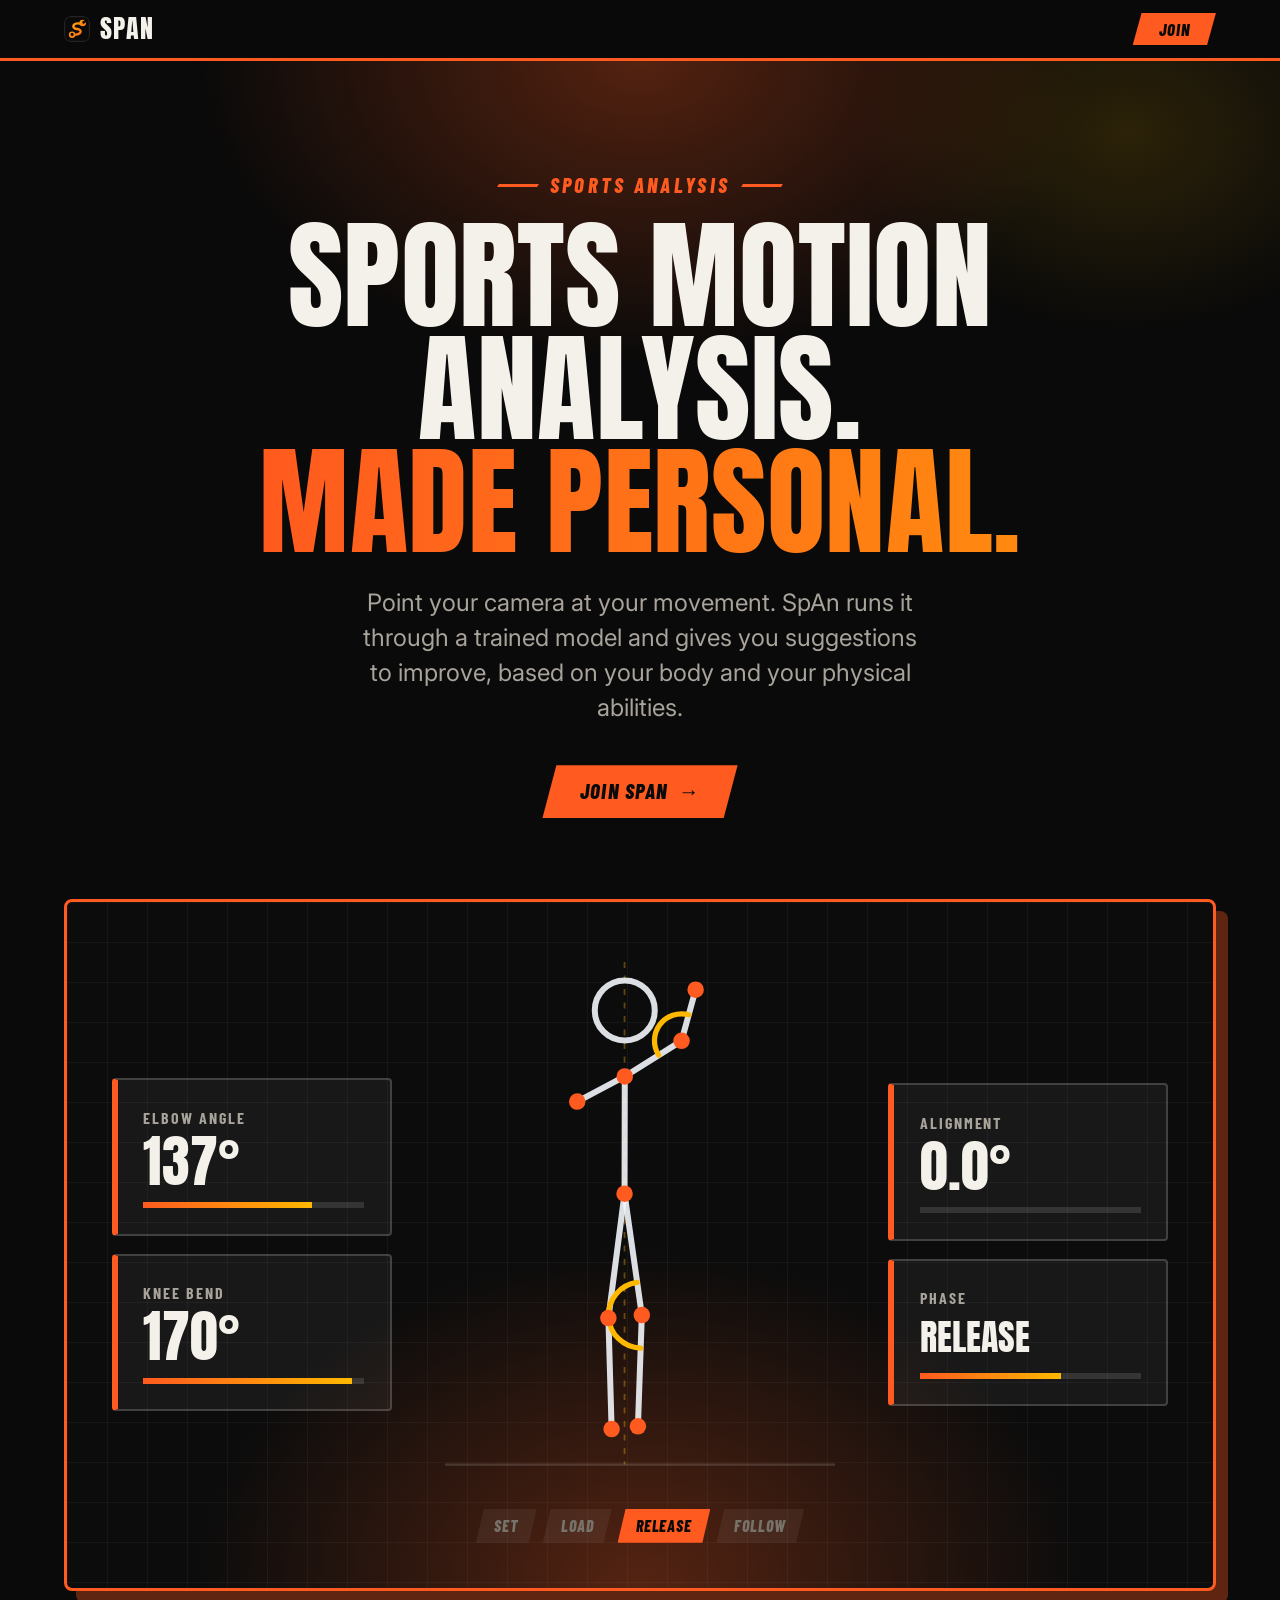
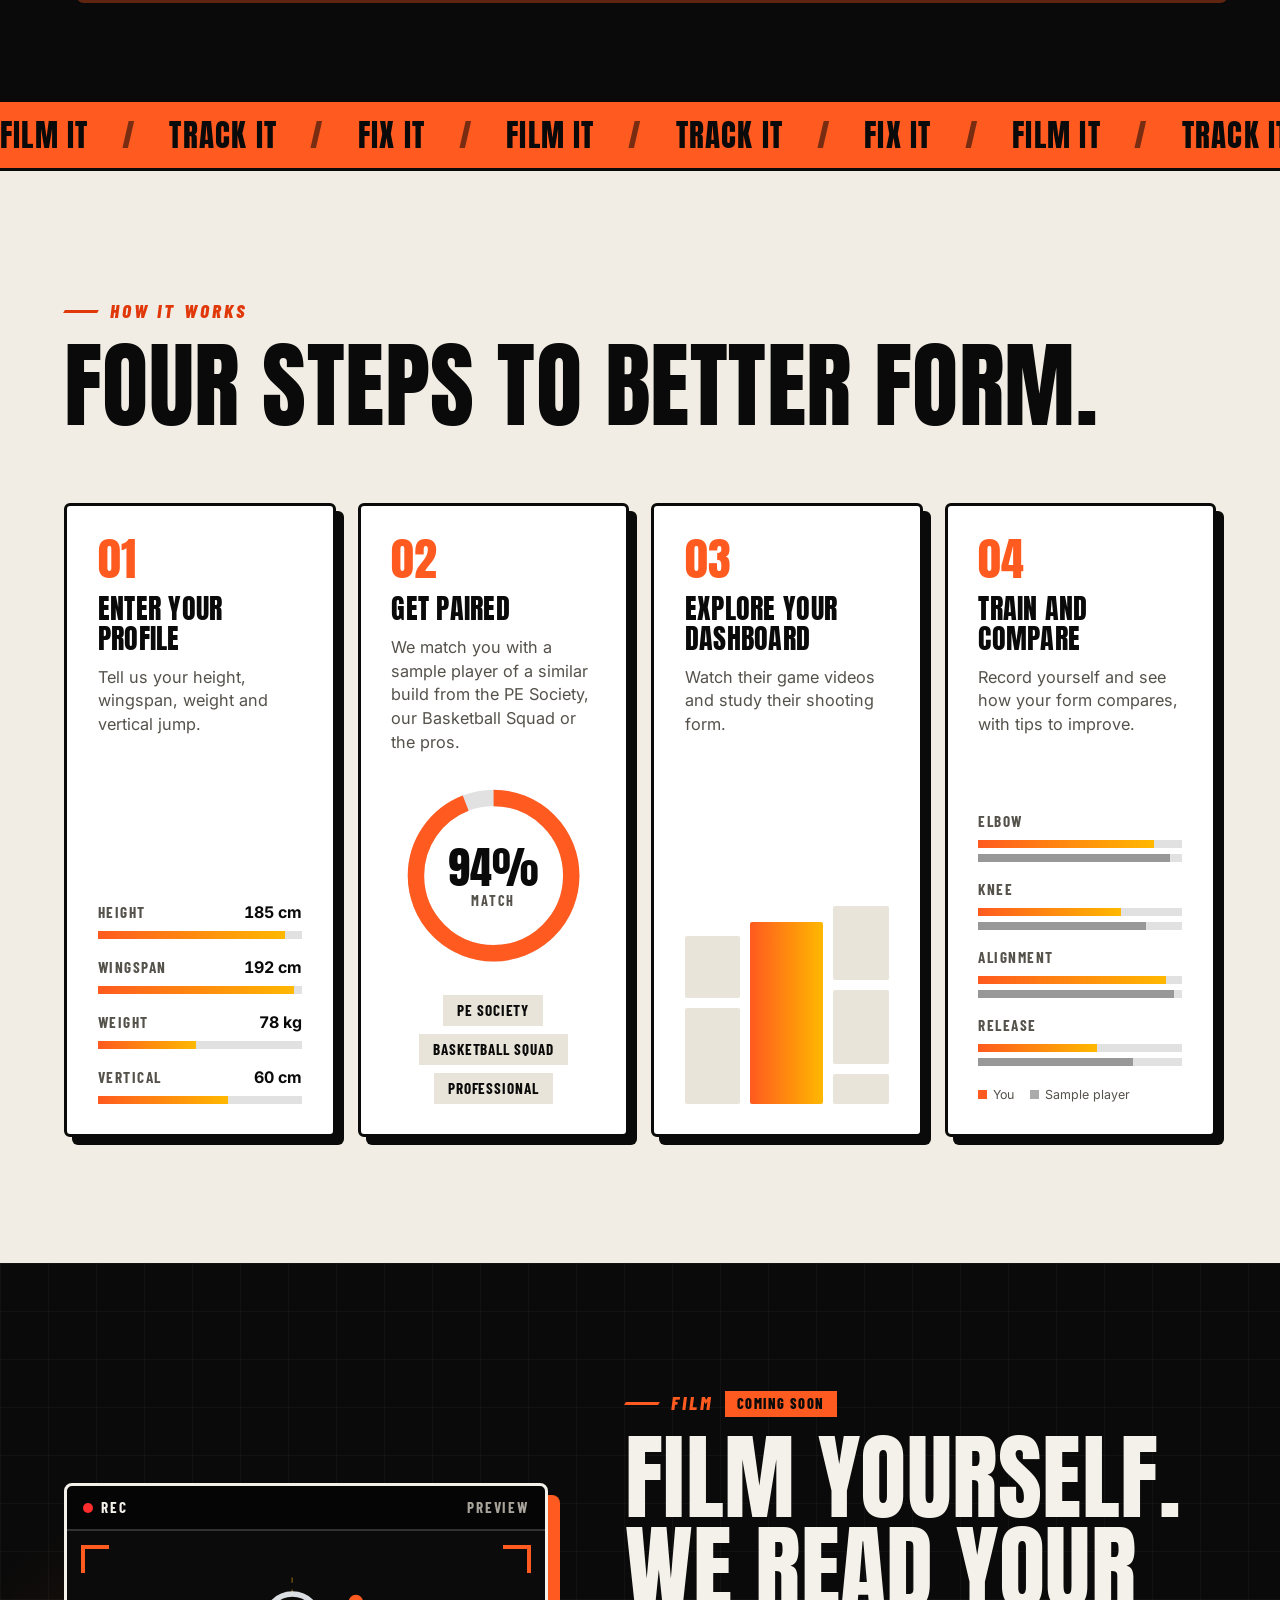
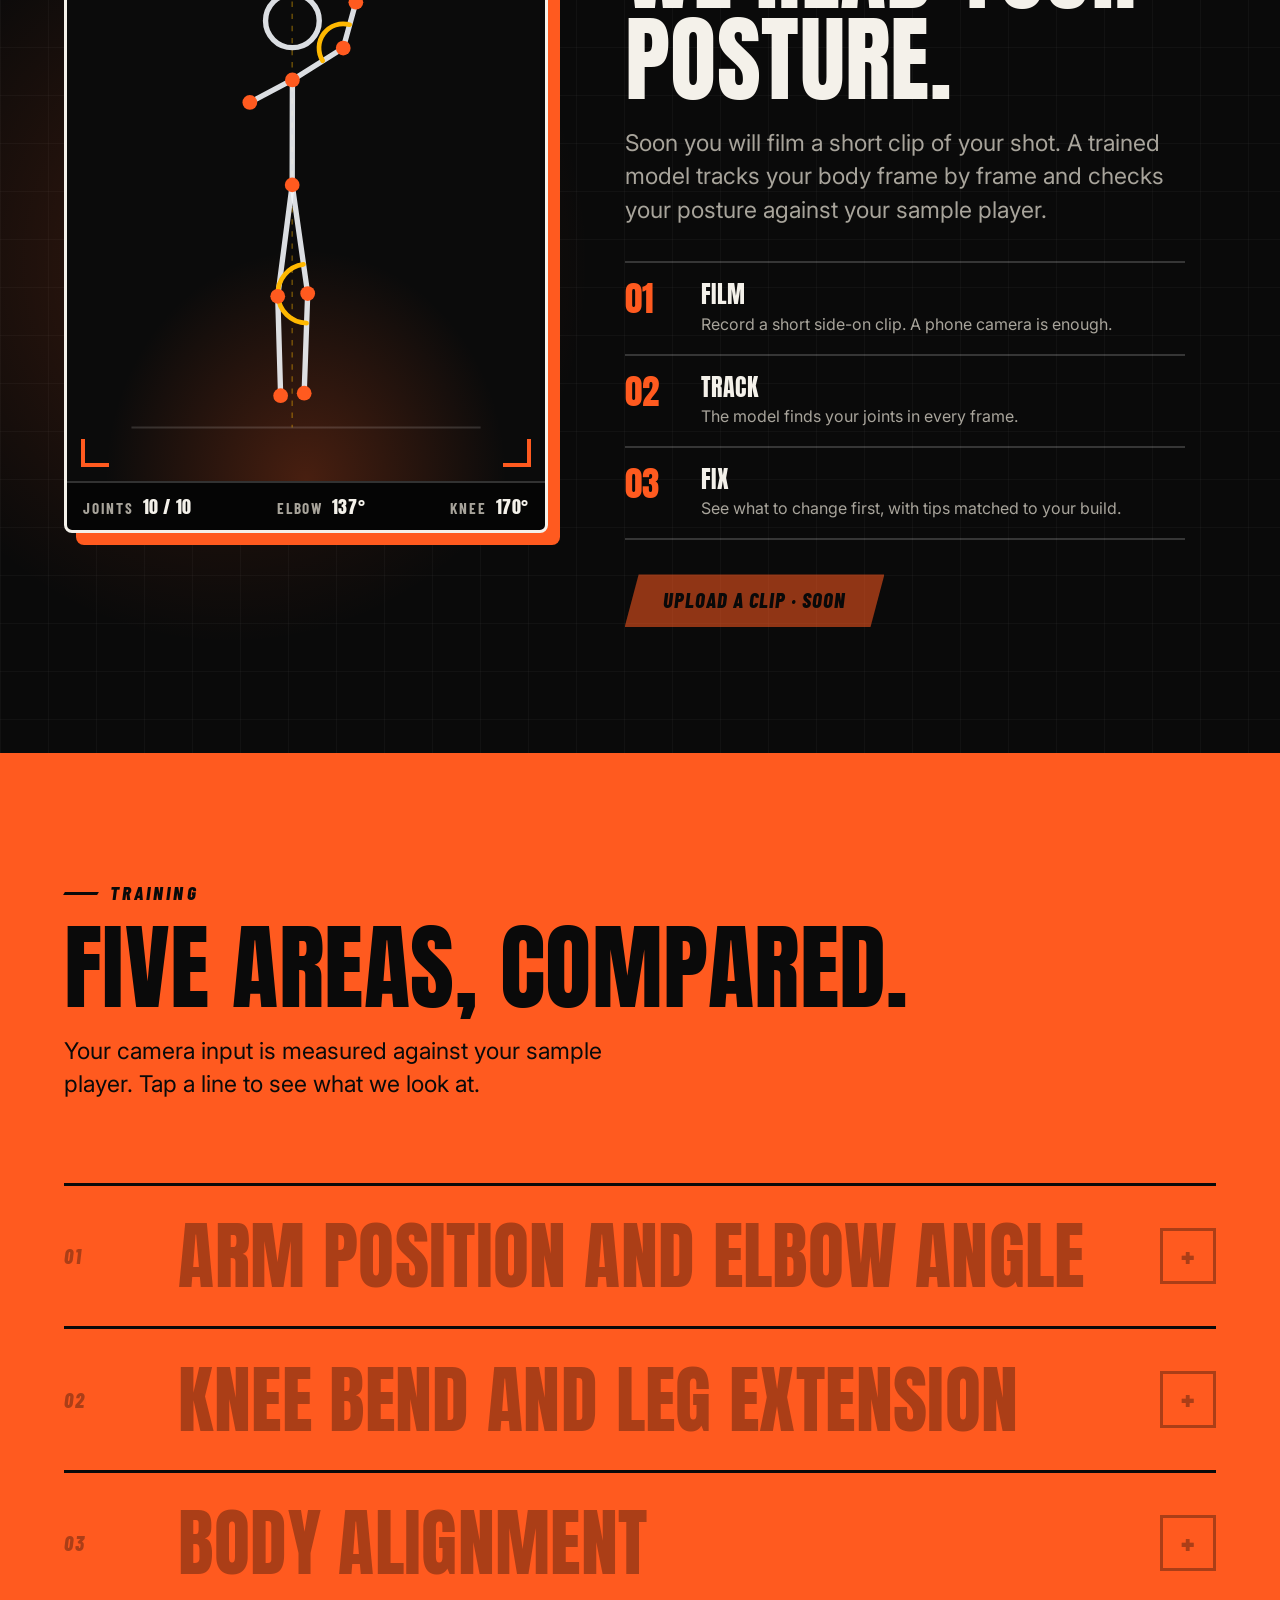
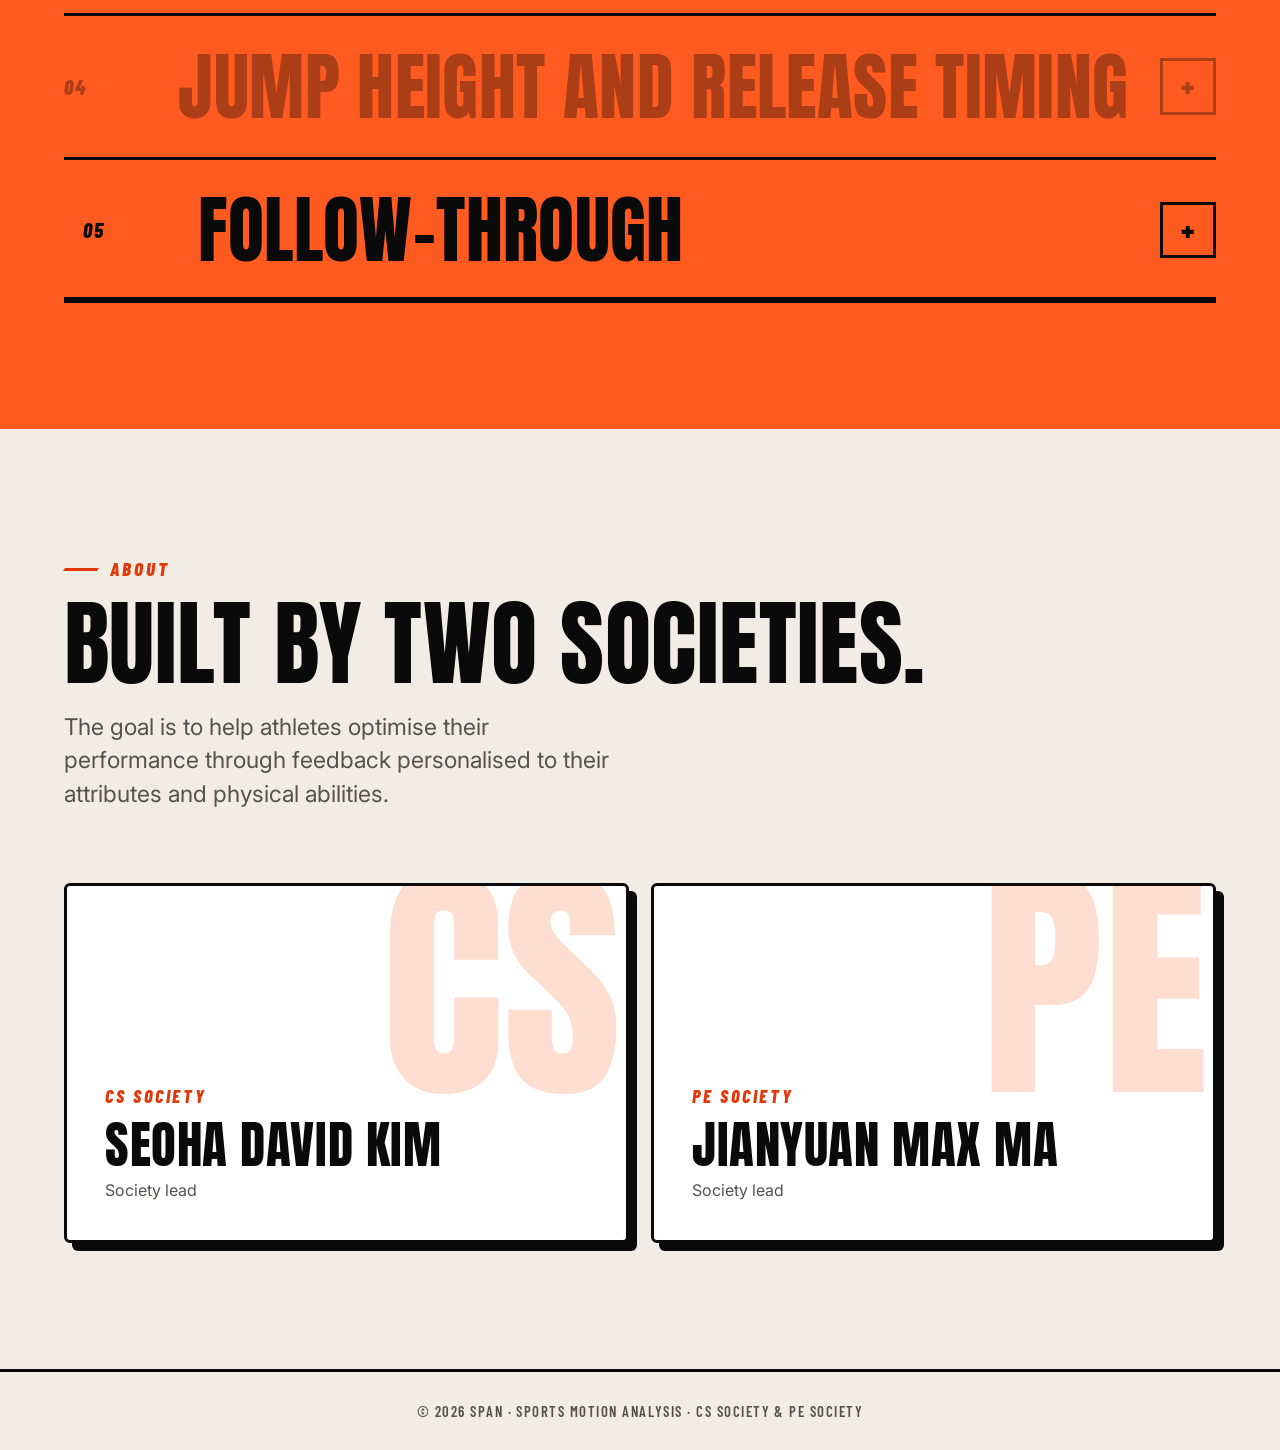
<file: index.html>
<!DOCTYPE html>
<html lang="en">
<head>
  <meta charset="UTF-8">
  <meta name="viewport" content="width=device-width, initial-scale=1">
  <title>SpAn | Sports Motion Analysis</title>
  <meta name="description" content="SpAn (Sports Analysis) uses your camera and a trained model to analyse your movement and give personalised feedback.">
  <meta name="theme-color" content="#0a0a0a">
  <link rel="icon" href="favicon.svg" type="image/svg+xml">
  <link rel="apple-touch-icon" href="favicon.svg">
  <link rel="preconnect" href="https://fonts.googleapis.com">
  <link rel="preconnect" href="https://fonts.gstatic.com" crossorigin>
  <link href="https://fonts.googleapis.com/css2?family=Anton&family=Barlow+Condensed:ital,wght@0,600;0,700;1,700;1,800&family=Caveat:wght@600&family=Inter:wght@400;500;600;700&display=swap" rel="stylesheet">
  <link rel="stylesheet" href="css/base.css">
  <link rel="stylesheet" href="css/launch.css">
</head>
<body class="theme-dark">

  <header class="nav">
    <div class="nav-inner">
      <a class="logo" href="index.html" aria-label="SpAn home">
        <img src="favicon.svg" alt="" width="26" height="26">
        <span>SpAn</span>
      </a>
      <a id="nav-cta" class="btn primary small" href="signup.html">Join</a>
    </div>
  </header>

  <main>

    <!-- HERO -->
    <section class="hero theme-dark">
      <div class="doodles" id="doodles" aria-hidden="true"></div>
      <p class="eyebrow">Sports Analysis</p>
      <h1>Sports motion analysis.<br><span class="grad">Made personal.</span></h1>
      <p class="lead">
        Point your camera at your movement. SpAn runs it through a trained model and
        gives you suggestions to improve, based on your body and your physical abilities.
      </p>
      <a class="btn primary hero-cta" href="signup.html">Join SpAn <span class="arrow" aria-hidden="true">&rarr;</span></a>

      <div class="stage" id="stage" aria-hidden="true">
        <div class="stage-side left">
          <div class="metric"><span>Elbow angle</span><b id="m-elbow">&ndash;</b><div class="meter"><i id="mt-elbow"></i></div></div>
          <div class="metric"><span>Knee bend</span><b id="m-knee">&ndash;</b><div class="meter"><i id="mt-knee"></i></div></div>
        </div>
        <div class="stage-fig">
          <svg id="hero-figure" role="img"></svg>
          <ol class="phases" id="hero-phases">
            <li>Set</li><li>Load</li><li>Release</li><li>Follow</li>
          </ol>
        </div>
        <div class="stage-side right">
          <div class="metric"><span>Alignment</span><b id="m-align">&ndash;</b><div class="meter"><i id="mt-align"></i></div></div>
          <div class="metric"><span>Phase</span><b class="txt" id="m-phase">Set</b><div class="meter"><i id="mt-phase"></i></div></div>
        </div>
      </div>
    </section>

    <!-- TICKER -->
    <div class="ticker" aria-hidden="true">
      <div class="ticker-track">
        <span>Film it</span><span>Track it</span><span>Fix it</span><span>Film it</span><span>Track it</span><span>Fix it</span>
        <span>Film it</span><span>Track it</span><span>Fix it</span><span>Film it</span><span>Track it</span><span>Fix it</span>
      </div>
    </div>

    <!-- HOW IT WORKS -->
    <section class="section theme-light">
      <div class="section-head">
        <p class="kicker reveal">How it works</p>
        <h2 class="reveal">Four steps to better&nbsp;form.</h2>
      </div>

      <div class="bento">
        <article class="tile reveal" data-delay="0">
          <div>
            <span class="step-n">01</span>
            <h3>Enter your profile</h3>
            <p>Tell us your height, wingspan, weight and vertical jump.</p>
          </div>
          <div class="tile-visual mini-stats" aria-hidden="true">
            <div class="ms"><span class="l">Height</span><span class="v"><span data-count="185">0</span> cm</span><span class="bar"><i style="--w:92%"></i></span></div>
            <div class="ms"><span class="l">Wingspan</span><span class="v"><span data-count="192">0</span> cm</span><span class="bar"><i style="--w:96%"></i></span></div>
            <div class="ms"><span class="l">Weight</span><span class="v"><span data-count="78">0</span> kg</span><span class="bar"><i style="--w:48%"></i></span></div>
            <div class="ms"><span class="l">Vertical</span><span class="v"><span data-count="60">0</span> cm</span><span class="bar"><i style="--w:64%"></i></span></div>
          </div>
        </article>

        <article class="tile reveal" data-delay="100">
          <div>
            <span class="step-n">02</span>
            <h3>Get paired</h3>
            <p>We match you with a sample player of a similar build from the PE Society, our Basketball Squad or the pros.</p>
          </div>
          <div class="tile-visual pair" aria-hidden="true">
            <div class="ring-big">
              <svg viewBox="0 0 120 120"><circle class="rb" cx="60" cy="60" r="52"/><circle class="rf" cx="60" cy="60" r="52"/></svg>
              <div class="ring-txt"><span><span data-count="94">0</span>%</span><small>match</small></div>
            </div>
            <div class="chips"><span>PE Society</span><span>Basketball Squad</span><span>Professional</span></div>
          </div>
        </article>

        <article class="tile reveal" data-delay="200">
          <div>
            <span class="step-n">03</span>
            <h3>Explore your dashboard</h3>
            <p>Watch their game videos and study their shooting form.</p>
          </div>
          <div class="tile-visual mini-dash" aria-hidden="true">
            <div><i style="--h:62px"></i><i style="--h:96px"></i></div>
            <div><i class="hl" style="--h:182px"></i></div>
            <div><i style="--h:74px"></i><i style="--h:74px"></i><i style="--h:30px"></i></div>
          </div>
        </article>

        <article class="tile reveal" data-delay="300">
          <div>
            <span class="step-n">04</span>
            <h3>Train and compare</h3>
            <p>Record yourself and see how your form compares, with tips to improve.</p>
          </div>
          <div class="tile-visual cmp-mini" aria-hidden="true">
            <div class="cm"><span class="l">Elbow</span><span class="bar you"><i style="--w:86%"></i></span><span class="bar them"><i style="--w:94%"></i></span></div>
            <div class="cm"><span class="l">Knee</span><span class="bar you"><i style="--w:70%"></i></span><span class="bar them"><i style="--w:82%"></i></span></div>
            <div class="cm"><span class="l">Alignment</span><span class="bar you"><i style="--w:92%"></i></span><span class="bar them"><i style="--w:96%"></i></span></div>
            <div class="cm"><span class="l">Release</span><span class="bar you"><i style="--w:58%"></i></span><span class="bar them"><i style="--w:76%"></i></span></div>
            <p class="legend"><span><i class="y"></i>You</span><span><i class="t"></i>Sample player</span></p>
          </div>
        </article>
      </div>
    </section>

    <!-- FILM YOURSELF (coming soon) -->
    <section class="section theme-dark film" id="film">
      <div class="film-grid">
        <div class="cam reveal" aria-hidden="true">
          <div class="cam-bar">
            <span class="rec"><i></i>Rec</span>
            <span class="cam-tag">Preview</span>
          </div>
          <div class="cam-view">
            <svg id="film-figure" role="img"></svg>
            <span class="scan"></span>
            <i class="br tl"></i><i class="br tr"></i><i class="br bl"></i><i class="br brr"></i>
          </div>
          <div class="cam-foot">
            <span>Joints <b>10 / 10</b></span>
            <span>Elbow <b id="f-elbow">&ndash;</b></span>
            <span>Knee <b id="f-knee">&ndash;</b></span>
          </div>
        </div>

        <div class="film-copy">
          <p class="kicker reveal">Film <span class="soon-tag">Coming soon</span></p>
          <h2 class="reveal">Film yourself.<br>We read your posture.</h2>
          <p class="section-sub reveal">
            Soon you will film a short clip of your shot. A trained model tracks your body frame by frame
            and checks your posture against your sample player.
          </p>
          <ol class="film-steps">
            <li class="reveal" data-delay="0"><b>01</b><div><h3>Film</h3><p>Record a short side-on clip. A phone camera is enough.</p></div></li>
            <li class="reveal" data-delay="100"><b>02</b><div><h3>Track</h3><p>The model finds your joints in every frame.</p></div></li>
            <li class="reveal" data-delay="200"><b>03</b><div><h3>Fix</h3><p>See what to change first, with tips matched to your build.</p></div></li>
          </ol>
          <button class="btn primary" type="button" disabled>Upload a clip &middot; Soon</button>
        </div>
      </div>
    </section>

    <!-- FIVE AREAS -->
    <section class="section theme-hot areas">
      <div class="section-head">
        <p class="kicker reveal">Training</p>
        <h2 class="reveal">Five areas, compared.</h2>
        <p class="section-sub reveal">Your camera input is measured against your sample player. Tap a line to see what we look at.</p>
      </div>
      <ol class="areas-list" id="areas">
        <li><span class="n">01</span><span class="t">Arm position and elbow angle</span></li>
        <li><span class="n">02</span><span class="t">Knee bend and leg extension</span></li>
        <li><span class="n">03</span><span class="t">Body alignment</span></li>
        <li><span class="n">04</span><span class="t">Jump height and release timing</span></li>
        <li><span class="n">05</span><span class="t">Follow-through</span></li>
      </ol>
    </section>

    <!-- ABOUT -->
    <section class="section theme-light">
      <div class="section-head">
        <p class="kicker reveal">About</p>
        <h2 class="reveal">Built by two&nbsp;societies.</h2>
        <p class="section-sub reveal">
          The goal is to help athletes optimise their performance through feedback
          personalised to their attributes and physical abilities.
        </p>
      </div>
      <div class="people">
        <article class="person reveal" data-delay="0">
          <span class="mono" aria-hidden="true">CS</span>
          <p class="role">CS Society</p>
          <h3>Seoha David Kim</h3>
          <p class="led">Society lead</p>
        </article>
        <article class="person reveal" data-delay="120">
          <span class="mono" aria-hidden="true">PE</span>
          <p class="role">PE Society</p>
          <h3>Jianyuan Max Ma</h3>
          <p class="led">Society lead</p>
        </article>
      </div>
    </section>

  </main>

  <footer class="footer theme-light">
    <p>&copy; <span id="year"></span> SpAn &middot; Sports Motion Analysis &middot; CS Society &amp; PE Society</p>
  </footer>

  <script src="js/storage.js"></script>
  <script src="js/common.js"></script>
  <script src="js/pose.js"></script>
  <script src="js/sketch.js"></script>
  <script src="js/areas.js"></script>
  <script src="js/doodles.js"></script>
  <script src="js/launch.js"></script>
</body>
</html>
</file>
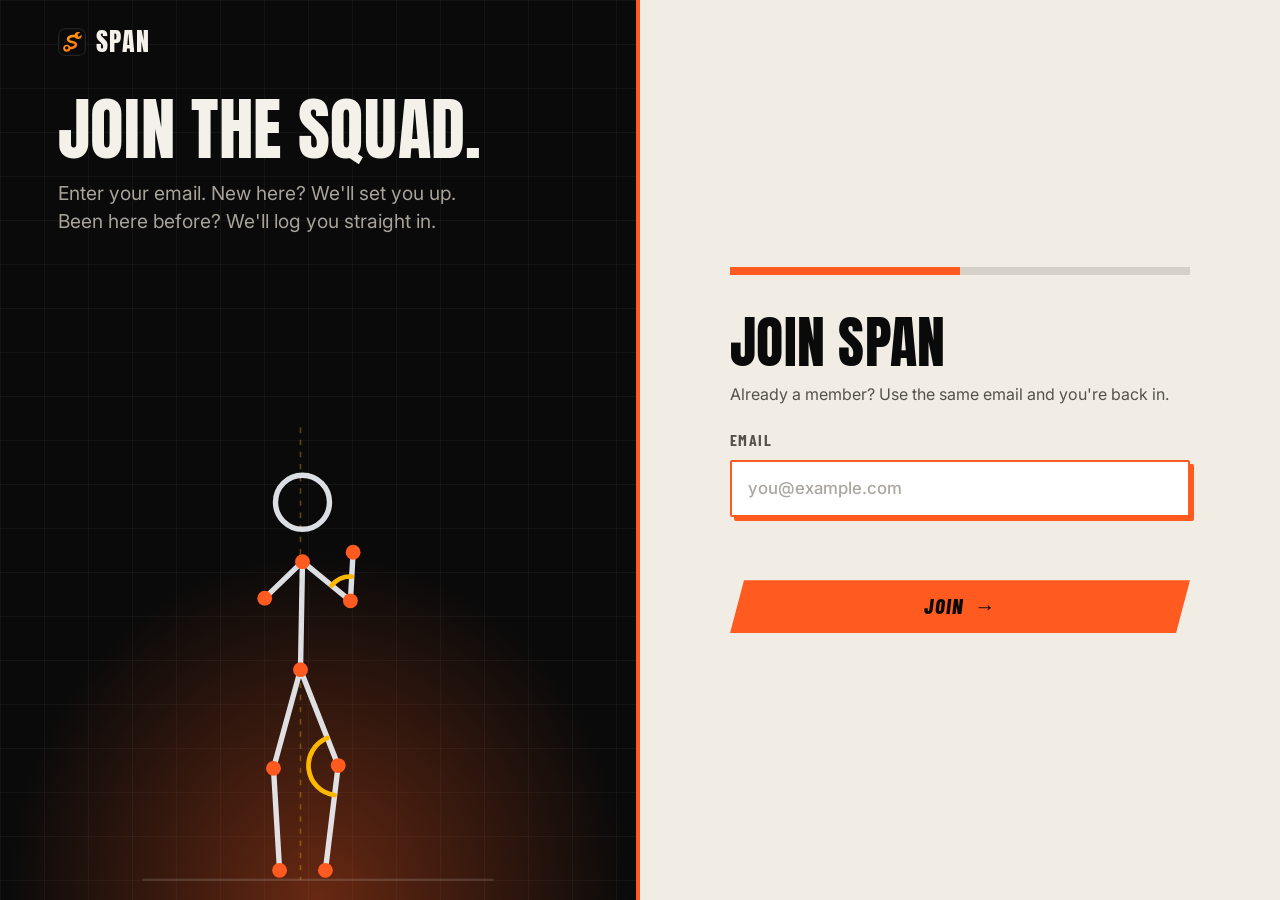
<file: dashboard.html>
<!DOCTYPE html>
<html lang="en">
<head>
  <meta charset="UTF-8">
  <meta name="viewport" content="width=device-width, initial-scale=1">
  <title>Dashboard | SpAn</title>
  <meta name="theme-color" content="#0a0a0a">
  <link rel="icon" href="favicon.svg" type="image/svg+xml">
  <link rel="apple-touch-icon" href="favicon.svg">
  <link rel="preconnect" href="https://fonts.googleapis.com">
  <link rel="preconnect" href="https://fonts.gstatic.com" crossorigin>
  <link href="https://fonts.googleapis.com/css2?family=Anton&family=Barlow+Condensed:ital,wght@0,600;0,700;1,700;1,800&family=Caveat:wght@600&family=Inter:wght@400;500;600;700&display=swap" rel="stylesheet">
  <link rel="stylesheet" href="css/base.css">
  <link rel="stylesheet" href="css/dashboard.css">
</head>
<body class="theme-light">

  <header class="nav">
    <div class="nav-inner">
      <a class="logo" href="index.html" aria-label="SpAn home">
        <img src="favicon.svg" alt="" width="26" height="26">
        <span>SpAn</span>
      </a>
      <button class="nav-link signout" id="signout" type="button">Sign out</button>
    </div>
  </header>

  <main class="dash">
    <div class="welcome">
      <h1 id="welcome">Welcome</h1>
      <p id="welcome-sub"></p>
    </div>

    <div class="cols">

      <!-- COLUMN 1: you -->
      <div class="col">
        <section class="card reveal" data-delay="0">
          <h2>Your profile</h2>
          <div class="stats">
            <div class="stat"><span class="stat-v"><b id="s-height">0</b><small>cm</small></span><span class="stat-l">Height</span></div>
            <div class="stat"><span class="stat-v"><b id="s-wingspan">0</b><small>cm</small></span><span class="stat-l">Wingspan</span></div>
            <div class="stat"><span class="stat-v"><b id="s-weight">0</b><small>kg</small></span><span class="stat-l">Weight</span></div>
            <div class="stat"><span class="stat-v"><b id="s-vertical">0</b><small>cm</small></span><span class="stat-l">Vertical</span></div>
          </div>
          <p class="ratio-line">Wingspan-to-height <b id="s-ratio">&ndash;</b></p>
        </section>

        <section class="card reveal" data-delay="100">
          <h2>You vs <span id="cmp-name">match</span></h2>
          <div class="cmp" id="cmp"></div>
          <div class="legend"><span><i class="you"></i>You</span><span><i class="them"></i><span id="cmp-legend-name">Match</span></span></div>
        </section>

        <section class="card reveal" data-delay="200">
          <h2>Starter tips</h2>
          <ul class="tips" id="tips"></ul>
        </section>
      </div>

      <!-- COLUMN 2: match + form -->
      <div class="col">
        <section class="card match reveal" data-delay="60">
          <div class="avatar" id="m-avatar">--</div>
          <div class="match-info">
            <h2 id="m-name">&ndash;</h2>
            <p><span class="tag" id="m-source"></span><span id="m-build"></span></p>
          </div>
          <div class="ring" title="How closely your build matches">
            <svg viewBox="0 0 64 64" aria-hidden="true">
              <circle cx="32" cy="32" r="26" class="ring-bg"/>
              <circle cx="32" cy="32" r="26" class="ring-fg" id="ring-fg"/>
            </svg>
            <span class="ring-num"><b id="m-score">0</b>%</span>
          </div>
        </section>

        <section class="card form-card theme-dark reveal" data-delay="160">
          <div class="card-head">
            <h2>Shooting form</h2>
            <span class="phase-chip" id="f-phase">Set</span>
          </div>
          <div class="figure-wrap"><svg id="figure" role="img" aria-label="Animated shooting form skeleton"></svg></div>
          <div class="scrub">
            <input type="range" id="scrub" min="0" max="100" value="0" step="1" aria-label="Scrub through the shooting motion">
            <div class="scrub-labels"><span>Set</span><span>Load</span><span>Release</span><span>Follow</span></div>
          </div>
          <div class="readouts">
            <div><span>Elbow</span><b id="r-elbow">&ndash;</b></div>
            <div><span>Knee</span><b id="r-knee">&ndash;</b></div>
          </div>
          <p class="hint" id="scrub-hint">Drag to scrub through the shot</p>
        </section>
      </div>

      <!-- COLUMN 3: training + videos -->
      <div class="col">
        <section class="card reveal" data-delay="120">
          <div class="card-head">
            <h2>Training</h2>
            <span class="status"><i></i>Awaiting first session</span>
          </div>
          <ul class="areas-list">
            <li><span>Arm position and elbow angle</span><em><i></i></em></li>
            <li><span>Knee bend and leg extension</span><em><i></i></em></li>
            <li><span>Body alignment</span><em><i></i></em></li>
            <li><span>Jump height and release timing</span><em><i></i></em></li>
            <li><span>Follow-through</span><em><i></i></em></li>
          </ul>
          <p class="note">Tap a line to see what we look at. Camera comparison appears here once the model is connected.</p>
        </section>

        <section class="card theme-dark reveal" data-delay="220">
          <div class="card-head">
            <h2>Game videos</h2>
            <span class="status soon">Soon</span>
          </div>
          <div class="clips">
            <div class="clip"><span></span></div>
            <div class="clip"><span></span></div>
            <div class="clip"><span></span></div>
          </div>
          <p class="note">Footage of <span id="clip-name">your match</span> will play here.</p>
        </section>
      </div>

    </div>
  </main>

  <script src="js/storage.js"></script>
  <script src="js/common.js"></script>
  <script src="js/pose.js"></script>
  <script src="js/players.js"></script>
  <script src="js/sketch.js"></script>
  <script src="js/areas.js"></script>
  <script src="js/dashboard.js"></script>
</body>
</html>
</file>
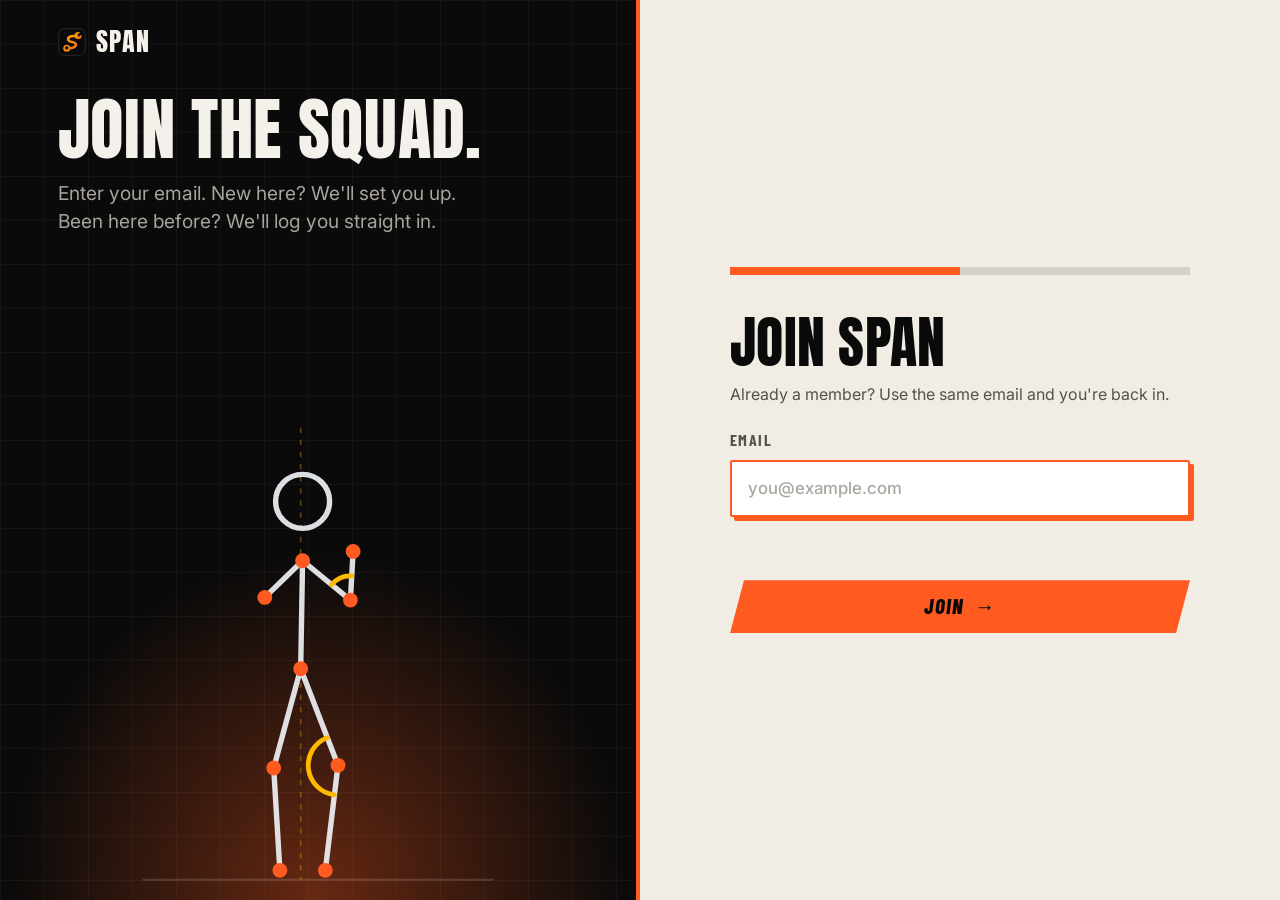
<file: signup.html>
<!DOCTYPE html>
<html lang="en">
<head>
  <meta charset="UTF-8">
  <meta name="viewport" content="width=device-width, initial-scale=1">
  <title>Join | SpAn</title>
  <meta name="theme-color" content="#0a0a0a">
  <link rel="icon" href="favicon.svg" type="image/svg+xml">
  <link rel="apple-touch-icon" href="favicon.svg">
  <link rel="preconnect" href="https://fonts.googleapis.com">
  <link rel="preconnect" href="https://fonts.gstatic.com" crossorigin>
  <link href="https://fonts.googleapis.com/css2?family=Anton&family=Barlow+Condensed:ital,wght@0,600;0,700;1,700;1,800&family=Caveat:wght@600&family=Inter:wght@400;500;600;700&display=swap" rel="stylesheet">
  <link rel="stylesheet" href="css/base.css">
  <link rel="stylesheet" href="css/signup.css">
</head>
<body class="theme-light">
  <div class="split-page">

    <aside class="side theme-dark">
      <a class="logo" href="index.html" aria-label="SpAn home">
        <img src="favicon.svg" alt="" width="28" height="28">
        <span>SpAn</span>
      </a>
      <div class="side-copy">
        <h2 id="side-title">Join the squad.</h2>
        <p id="side-sub">Enter your email. New here? We'll set you up. Been here before? We'll log you straight in.</p>
      </div>
      <div class="side-fig" aria-hidden="true">
        <svg id="side-figure" role="img"></svg>
      </div>
    </aside>

    <main class="form-side theme-light">
      <form id="signup-form" class="panel" novalidate>
        <div class="progress" aria-hidden="true"><span id="progress-bar"></span></div>

        <!-- Step 1: email. Known email = log in, new email = sign up -->
        <section class="step-panel" id="step-1">
          <h1>Join SpAn</h1>
          <p class="step-sub">Already a member? Use the same email and you're back in.</p>
          <div class="fields">
            <label class="field">Email
              <input type="email" name="email" autocomplete="email" placeholder="you@example.com" maxlength="120" required>
            </label>
          </div>
          <p class="error" id="error-1" role="alert"></p>
          <button class="btn primary block" type="submit">Join <span class="arrow" aria-hidden="true">&rarr;</span></button>
        </section>

        <!-- Step 2: new member, name + stats -->
        <section class="step-panel" id="step-2" hidden>
          <button class="back" type="button" id="back" aria-label="Back to step 1">&larr; Back</button>
          <h1>Your stats</h1>
          <p class="step-sub">New here. Joining as <b id="who"></b></p>
          <div class="fields two">
            <label class="field wide">Name
              <input type="text" name="name" autocomplete="name" placeholder="Your name" maxlength="60" required>
            </label>
            <label class="field">Height (cm)
              <input type="number" name="height" min="100" max="250" step="0.1" inputmode="decimal" placeholder="185" required>
            </label>
            <label class="field">Wingspan (cm)
              <input type="number" name="wingspan" min="100" max="270" step="0.1" inputmode="decimal" placeholder="192" required>
            </label>
            <label class="field">Weight (kg)
              <input type="number" name="weight" min="30" max="200" step="0.1" inputmode="decimal" placeholder="78" required>
            </label>
            <label class="field">Vertical jump (cm)
              <input type="number" name="vertical" min="0" max="150" step="0.1" inputmode="decimal" placeholder="60" required>
            </label>
          </div>
          <div class="ratio" id="ratio" aria-live="polite">
            <span class="ratio-label">Wingspan-to-height</span>
            <span class="ratio-value" id="ratio-value">&ndash;</span>
            <div class="ratio-track"><i id="ratio-dot"></i></div>
          </div>
          <p class="error" id="error-2" role="alert"></p>
          <button class="btn primary block" type="submit">Join SpAn <span class="arrow" aria-hidden="true">&rarr;</span></button>
        </section>

        <!-- Success -->
        <section class="step-panel done" id="step-done" hidden>
          <svg class="check" viewBox="0 0 52 52" aria-hidden="true">
            <circle cx="26" cy="26" r="24" fill="none" stroke="#ff5a1f" stroke-width="3"/>
            <path d="M15 27 l7 7 l15 -16" fill="none" stroke="#0a0a0a" stroke-width="4" stroke-linecap="square" stroke-linejoin="miter"/>
          </svg>
          <h1 id="done-title">You're in.</h1>
          <p class="done-sub" id="done-sub">Finding your sample player&hellip;</p>
        </section>
      </form>
    </main>

  </div>

  <script src="js/storage.js"></script>
  <script src="js/common.js"></script>
  <script src="js/pose.js"></script>
  <script src="js/signup.js"></script>
</body>
</html>
</file>
<file: css/base.css>
/* ===== Tokens ===== */
:root {
  --hot: #ff5a1f;
  --hot-hover: #ff7440;
  --amber: #ffb800;
  --ink: #0a0a0a;
  --grad: linear-gradient(90deg, #ff5a1f, #ffb800);
  --pad: clamp(20px, 5vw, 96px);   /* page gutter: sections run edge to edge */
  --radius: 6px;
  --ease: cubic-bezier(0.22, 1, 0.36, 1);
  --font: "Inter", -apple-system, BlinkMacSystemFont, "Segoe UI", Roboto, sans-serif;
  --font-display: "Anton", "Impact", "Haettenschweiler", "Arial Narrow Bold", sans-serif;
  --font-label: "Barlow Condensed", "Arial Narrow", "Roboto Condensed", sans-serif;
  --font-hand: "Caveat", "Segoe Print", "Bradley Hand", cursive;
}

/* Dark scope (default) */
:root, .theme-dark {
  --bg: #0a0a0a;
  --text: #f4f1ea;
  --muted: #a8a49b;
  --card: #151515;
  --card-2: rgba(255, 255, 255, 0.07);
  --line: rgba(255, 255, 255, 0.18);
  --accent: #ff5a1f;
  --track: rgba(255, 255, 255, 0.13);
  --them: rgba(255, 255, 255, 0.42);
  --field-bg: rgba(255, 255, 255, 0.06);
  --field-line: rgba(255, 255, 255, 0.3);
  --bad: #ff6b6b;
}
/* Light scope (warm paper) */
.theme-light {
  --bg: #f1ede4;
  --text: #0a0a0a;
  --muted: #55524b;
  --card: #fff;
  --card-2: #e9e4d9;
  --line: rgba(10, 10, 10, 0.18);
  --accent: #e1380a;
  --track: rgba(10, 10, 10, 0.12);
  --them: rgba(10, 10, 10, 0.34);
  --field-bg: #fff;
  --field-line: #0a0a0a;
  --bad: #c40018;
}
/* Hot scope (solid orange) */
.theme-hot {
  --bg: #ff5a1f;
  --text: #0a0a0a;
  --muted: rgba(10, 10, 10, 0.72);
  --card: #0a0a0a;
  --card-2: rgba(10, 10, 10, 0.1);
  --line: rgba(10, 10, 10, 0.28);
  --accent: #0a0a0a;
  --track: rgba(10, 10, 10, 0.18);
}
.theme-dark, .theme-light, .theme-hot { background: var(--bg); color: var(--text); }

/* ===== Reset ===== */
* { box-sizing: border-box; }
html { scroll-behavior: smooth; scroll-padding-top: 72px; }
html, body { overflow-x: clip; }
body {
  margin: 0; font-family: var(--font); line-height: 1.5; min-height: 100vh;
  -webkit-font-smoothing: antialiased; text-rendering: optimizeLegibility;
}
a { color: inherit; text-decoration: none; }
h1, h2, h3, p, ol, ul { margin: 0; }
/* Block display type: Anton only ships one weight, so never ask for bold. */
h1, h2 { font-family: var(--font-display); font-weight: 400; text-transform: uppercase; }
::selection { background: var(--hot); color: #0a0a0a; }
:focus-visible { outline: 3px solid var(--hot); outline-offset: 3px; }

/* ===== Nav ===== */
.nav {
  position: sticky; top: 0; z-index: 50; color: #f4f1ea;
  background: rgba(10, 10, 10, 0.88); border-bottom: 3px solid var(--hot);
  -webkit-backdrop-filter: saturate(160%) blur(16px);
  backdrop-filter: saturate(160%) blur(16px);
}
.nav-inner { height: 58px; padding: 0 var(--pad); display: flex; align-items: center; justify-content: space-between; gap: 24px; }
.logo { display: flex; align-items: center; gap: 10px; font-family: var(--font-display); font-size: 1.6rem; letter-spacing: 0.04em; text-transform: uppercase; line-height: 1; }
.logo img { border-radius: 7px; display: block; }
.nav-link { font-family: var(--font-label); font-weight: 700; text-transform: uppercase; letter-spacing: 0.08em; color: rgba(244, 241, 234, 0.8); font-size: 1rem; transition: color 0.2s; }
.nav-link:hover { color: var(--hot); }

/* ===== Buttons: slanted, uppercase, loud ===== */
.btn {
  display: inline-flex; align-items: center; justify-content: center; gap: 10px;
  padding: 15px 38px; border: 0; cursor: pointer; border-radius: 0;
  font-family: var(--font-label); font-style: italic; font-weight: 800; font-size: 1.3rem;
  text-transform: uppercase; letter-spacing: 0.05em; line-height: 1.1;
  clip-path: polygon(14px 0, 100% 0, calc(100% - 14px) 100%, 0 100%);
  transition: background 0.25s, transform 0.35s var(--ease), color 0.25s;
}
.btn:active { transform: scale(0.97); }
.btn.primary { background: var(--hot); color: var(--ink); }
.btn.primary:hover { background: var(--amber); transform: scale(1.04); }
.btn.small { padding: 7px 26px; font-size: 1.05rem; clip-path: polygon(9px 0, 100% 0, calc(100% - 9px) 100%, 0 100%); }
.btn.block { width: 100%; }
.btn:disabled { cursor: not-allowed; opacity: 0.55; }
.btn:disabled:hover { transform: none; }
.btn:focus-visible { clip-path: none; outline: 3px solid #fff; outline-offset: 3px; }
.btn .arrow { transition: transform 0.3s var(--ease); }
.btn:hover .arrow { transform: translateX(5px); }

/* ===== Forms ===== */
.field { display: grid; gap: 8px; font-family: var(--font-label); font-size: 1rem; font-weight: 700; letter-spacing: 0.09em; text-transform: uppercase; color: var(--muted); }
.field.wide { grid-column: 1 / -1; }
.field input {
  width: 100%; padding: 14px 16px; border-radius: 2px; border: 2px solid var(--field-line);
  background: var(--field-bg); color: var(--text); font: inherit; font-family: var(--font); font-size: 1.05rem; font-weight: 500;
  letter-spacing: 0; text-transform: none;
  transition: border-color 0.2s, box-shadow 0.2s;
}
.field input::placeholder { color: #8e8a80; opacity: 0.75; }
.field input:focus { outline: none; border-color: var(--hot); box-shadow: 4px 4px 0 var(--hot); }
.field input.invalid { border-color: var(--bad); box-shadow: 4px 4px 0 var(--bad); animation: shake 0.35s; }
.error { color: var(--bad); font-size: 0.92rem; font-weight: 600; min-height: 1.3em; }
@keyframes shake { 25% { transform: translateX(-4px); } 50% { transform: translateX(4px); } 75% { transform: translateX(-2px); } }

/* ===== Footer ===== */
.footer { padding: 28px var(--pad); color: var(--muted); border-top: 3px solid var(--ink); font-family: var(--font-label); font-weight: 600; letter-spacing: 0.1em; text-transform: uppercase; font-size: 0.92rem; text-align: center; }

/* ===== Scroll reveal ===== */
.js .reveal { opacity: 0; transform: translateY(32px); transition: opacity 1s var(--ease), transform 1s var(--ease); }
.js .reveal.in { opacity: 1; transform: none; }

/* ===== Page transition ===== */
body { animation: pageIn 0.6s var(--ease) both; }
body.leaving { opacity: 0; transform: scale(0.99); transition: opacity 0.3s ease, transform 0.3s ease; }
@keyframes pageIn { from { opacity: 0; } to { opacity: 1; } }

/* ===== Hand-drawn sketches (stickmen + measurements) =====
   Built by js/sketch.js. Add .sk-draw to an <svg> and the strokes draw themselves in. */
.sk-text { font-family: var(--font-hand); font-weight: 600; font-size: 15px; fill: currentColor; stroke: none; }
.sk-draw .ln { stroke-dasharray: 1 2; stroke-dashoffset: 1.05; animation: skDraw 0.9s calc(var(--i, 0) * 45ms + var(--d0, 0ms)) ease-out forwards; }
.sk-draw .sk-fade, .sk-draw .sk-text { opacity: 0; animation: skFade 0.6s calc(var(--d0, 0ms) + 900ms) ease-out forwards; }
@keyframes skDraw { to { stroke-dashoffset: 0; } }
@keyframes skFade { to { opacity: 1; } }

/* ===== Training popup (shared by the launch page and the dashboard) ===== */
body.modal-open { overflow: hidden; }
.modal {
  width: min(94vw, 780px); max-height: min(90vh, 880px); padding: 0; margin: auto; overflow: auto;
  border: 3px solid var(--ink); border-radius: var(--radius); box-shadow: 10px 10px 0 var(--hot);
  background: var(--bg); color: var(--text);
}
.modal::backdrop { background: rgba(10, 10, 10, 0.68); -webkit-backdrop-filter: blur(3px); backdrop-filter: blur(3px); }
.modal[open] { animation: modalIn 0.35s var(--ease) both; }
.modal[open]::backdrop { animation: fadeBackdrop 0.3s ease both; }
.modal.closing { animation: modalOut 0.2s ease both; }
.modal.closing::backdrop { animation: fadeBackdrop 0.2s ease reverse both; }
@keyframes modalIn { from { opacity: 0; transform: translateY(24px) scale(0.96) rotate(-0.6deg); } to { opacity: 1; transform: none; } }
@keyframes modalOut { to { opacity: 0; transform: translateY(12px) scale(0.98); } }
@keyframes fadeBackdrop { from { opacity: 0; } to { opacity: 1; } }

.modal-body { padding: clamp(20px, 3.4vw, 36px); display: grid; gap: 22px; }
.modal-top { display: flex; align-items: flex-start; gap: 16px; }
.modal-num { font-family: var(--font-display); font-size: clamp(2.6rem, 6vw, 4rem); line-height: 0.9; color: var(--hot); }
.modal-title { flex: 1; font-size: clamp(1.8rem, 4.6vw, 2.9rem); line-height: 1; letter-spacing: 0.01em; padding-top: 2px; }
.modal-x {
  flex: none; width: 40px; height: 40px; border: 2px solid var(--ink); border-radius: 2px; background: #fff; color: var(--ink);
  font: 700 1.2rem/1 var(--font); cursor: pointer; transition: background 0.2s, transform 0.3s var(--ease);
}
.modal-x:hover { background: var(--hot); transform: rotate(90deg); }
.modal-sum { font-size: 1.05rem; line-height: 1.5; color: var(--muted); max-width: 62ch; }

.fig-pair { display: grid; grid-template-columns: 1fr 1fr; gap: 14px; }
.fig { margin: 0; border: 2px solid var(--ink); border-radius: 4px; background: #fffdf8; color: var(--ink); overflow: hidden; display: grid; }
.fig svg { display: block; width: 100%; height: auto; }
.fig figcaption {
  display: flex; align-items: center; justify-content: space-between; gap: 8px; padding: 8px 12px;
  font-family: var(--font-label); font-weight: 800; font-size: 1.02rem; letter-spacing: 0.08em; text-transform: uppercase; border-top: 2px solid var(--ink);
}
.fig.fault figcaption { background: var(--hot); color: var(--ink); }
.fig.target figcaption { background: var(--ink); color: #fff; }
.fig figcaption span { font-weight: 600; letter-spacing: 0.04em; opacity: 0.85; }

.aim { display: flex; flex-wrap: wrap; gap: 8px; list-style: none; padding: 0; }
.aim li { padding: 6px 14px; background: var(--ink); color: #fff; font-family: var(--font-label); font-weight: 700; font-size: 1.05rem; letter-spacing: 0.05em; text-transform: uppercase; clip-path: polygon(8px 0, 100% 0, calc(100% - 8px) 100%, 0 100%); }
.info { display: grid; grid-template-columns: repeat(3, minmax(0, 1fr)); gap: 18px; }
.info h3 { font-family: var(--font-label); font-weight: 800; text-transform: uppercase; letter-spacing: 0.1em; font-size: 1rem; color: var(--accent); margin-bottom: 6px; border-bottom: 2px solid var(--ink); padding-bottom: 4px; }
.info p, .info li { font-size: 0.95rem; line-height: 1.45; }
.info ul { padding-left: 1.1em; margin: 0; display: grid; gap: 4px; }
.modal-foot { display: flex; align-items: center; justify-content: space-between; gap: 12px; flex-wrap: wrap; border-top: 2px solid var(--ink); padding-top: 16px; }
.modal-foot small { color: var(--muted); font-size: 0.8rem; flex: 1 1 220px; }
.modal-nav { display: flex; gap: 8px; }
.modal-nav button {
  padding: 8px 18px; border: 2px solid var(--ink); background: #fff; color: var(--ink); cursor: pointer; border-radius: 2px;
  font-family: var(--font-label); font-weight: 800; font-size: 1rem; letter-spacing: 0.06em; text-transform: uppercase; transition: background 0.2s;
}
.modal-nav button:hover { background: var(--hot); }

@media (max-width: 640px) {
  .fig-pair { grid-template-columns: 1fr; }
  .info { grid-template-columns: 1fr; }
}

@media (prefers-reduced-motion: reduce) {
  html { scroll-behavior: auto; }
  *, *::before, *::after { animation-duration: 0.01ms !important; animation-iteration-count: 1 !important; transition-duration: 0.01ms !important; }
  .js .reveal { opacity: 1; transform: none; }
  .sk-draw .ln { stroke-dashoffset: 0; animation: none; }
  .sk-draw .sk-fade, .sk-draw .sk-text { opacity: 1; animation: none; }
}
</file>
<file: css/launch.css>
/* ===== Hero ===== */
.hero {
  position: relative; overflow: hidden; text-align: center;
  padding: clamp(72px, 12vh, 140px) 0 clamp(72px, 12vh, 140px);
}
.hero::before {
  content: ""; position: absolute; inset: 0 0 auto 0; height: 80vh; pointer-events: none;
  background:
    radial-gradient(50% 60% at 50% 0%, rgba(255, 90, 31, 0.3), transparent 70%),
    radial-gradient(30% 40% at 88% 10%, rgba(255, 184, 0, 0.14), transparent 70%);
  animation: fadeIn 1.6s var(--ease) both;
}
.hero > * { position: relative; z-index: 1; }
@keyframes fadeIn { from { opacity: 0; } to { opacity: 1; } }
@keyframes rise { from { opacity: 0; transform: translateY(24px); } to { opacity: 1; transform: none; } }

/* Background doodles: positioned by js/doodles.js, pushed off-screen on scroll */
.hero > .doodles { position: absolute; z-index: 0; inset: 0 0 auto 0; height: 100vh; min-height: 620px; pointer-events: none; overflow: visible; }
.doodle { position: absolute; will-change: transform, opacity; }
.doodle-svg { opacity: 0.42; display: block; width: 100%; height: auto; overflow: visible; transform: rotate(var(--r0, 0deg)); animation: bob var(--bob, 8s) var(--bobd, 0s) ease-in-out infinite; }
@media (max-width: 760px) { .doodle-svg { opacity: 0.28; } }
@keyframes bob { 0%, 100% { transform: translateY(0) rotate(var(--r0, 0deg)); } 50% { transform: translateY(-7px) rotate(calc(var(--r0, 0deg) + 1.6deg)); } }

.eyebrow {
  display: inline-flex; align-items: center; gap: 12px; margin-bottom: 18px;
  font-family: var(--font-label); font-style: italic; font-weight: 800; text-transform: uppercase; letter-spacing: 0.16em;
  font-size: clamp(1.05rem, 1.6vw, 1.5rem); color: var(--hot); animation: rise 0.9s var(--ease) both;
}
.eyebrow::before, .eyebrow::after { content: ""; width: 40px; height: 3px; background: var(--hot); transform: skewX(-30deg); }
.hero h1 {
  font-size: clamp(3.2rem, 9.4vw, 10rem); line-height: 0.94; letter-spacing: 0.005em; text-wrap: balance;
  padding: 0 var(--pad); animation: rise 1s 0.08s var(--ease) both;
}
.grad {
  background: var(--grad); background-size: 200% 100%; animation: sheen 7s ease-in-out infinite;
  -webkit-background-clip: text; background-clip: text; color: transparent;
}
@keyframes sheen { 0%, 100% { background-position: 0% 0; } 50% { background-position: 100% 0; } }
.lead {
  color: var(--muted); font-size: clamp(1.1rem, 1.9vw, 1.5rem); line-height: 1.45;
  max-width: 46ch; margin: 28px auto 0; padding: 0 var(--pad); animation: rise 1s 0.18s var(--ease) both;
}
.hero-cta { margin-top: 40px; animation: rise 1s 0.28s var(--ease) both; }

/* The stage: a full-width live preview */
.stage {
  --s: 0.92;
  margin: clamp(56px, 9vh, 110px) var(--pad) 0; padding: clamp(24px, 3.5vw, 56px);
  display: grid; grid-template-columns: minmax(0, 1fr) auto minmax(0, 1fr); gap: clamp(20px, 3vw, 56px); align-items: center;
  border-radius: 8px; border: 3px solid var(--hot); text-align: left;
  background:
    radial-gradient(55% 70% at 50% 100%, rgba(255, 90, 31, 0.3), transparent 70%),
    linear-gradient(rgba(255, 255, 255, 0.04) 1px, transparent 1px) 0 0 / 40px 40px,
    linear-gradient(90deg, rgba(255, 255, 255, 0.04) 1px, transparent 1px) 0 0 / 40px 40px,
    #0c0c0c;
  box-shadow: 12px 12px 0 rgba(255, 90, 31, 0.35);
  transform: scale(var(--s)); transform-origin: 50% 0%; will-change: transform;
  animation: rise 1.2s 0.4s var(--ease) both;
}
.stage-fig { display: flex; flex-direction: column; align-items: center; gap: 22px; }
.stage-fig svg { height: clamp(360px, 60vh, 640px); width: auto; aspect-ratio: 280 / 360; display: block; }
.stage-side { display: grid; gap: 18px; }
.stage-side.left { justify-self: end; width: 100%; max-width: 380px; }
.stage-side.right { justify-self: start; width: 100%; max-width: 380px; }

.metric {
  padding: clamp(18px, 2vw, 28px); border-radius: 4px; border: 2px solid var(--line); border-left: 6px solid var(--hot);
  background: rgba(255, 255, 255, 0.05);
  transition: transform 0.5s var(--ease), border-color 0.3s;
}
.metric:hover { transform: translateX(4px); border-color: var(--hot); }
.metric span { display: block; font-family: var(--font-label); font-weight: 700; text-transform: uppercase; letter-spacing: 0.12em; font-size: 1rem; color: var(--muted); }
.metric b {
  display: block; margin: 4px 0 12px; font-family: var(--font-display); font-weight: 400; font-size: clamp(2.6rem, 4.4vw, 4.4rem);
  line-height: 1; font-variant-numeric: tabular-nums;
}
.metric b.txt { font-size: clamp(1.8rem, 2.8vw, 2.8rem); line-height: 1.3; text-transform: uppercase; }
.meter { height: 6px; background: rgba(255, 255, 255, 0.12); overflow: hidden; }
.meter i { display: block; height: 100%; width: 0; background: var(--grad); }

.phases { list-style: none; padding: 0; display: flex; gap: 6px; }
.phases li {
  padding: 5px 18px; font-family: var(--font-label); font-style: italic; font-weight: 800; text-transform: uppercase; letter-spacing: 0.06em; font-size: 1rem;
  color: #77736b; background: rgba(255, 255, 255, 0.06); clip-path: polygon(8px 0, 100% 0, calc(100% - 8px) 100%, 0 100%); transition: color 0.3s, background 0.3s;
}
.phases li.on { color: var(--ink); background: var(--hot); }

/* ===== Ticker band ===== */
.ticker { overflow: hidden; background: var(--hot); color: var(--ink); border-block: 3px solid var(--ink); }
.ticker-track { display: flex; width: max-content; animation: tick 34s linear infinite; }
.ticker-track span {
  padding: 10px 0; font-family: var(--font-display); font-size: clamp(1.4rem, 2.4vw, 2rem); text-transform: uppercase; letter-spacing: 0.04em; white-space: nowrap;
}
.ticker-track span::after { content: "/"; margin: 0 clamp(18px, 2.6vw, 38px); opacity: 0.55; }
@keyframes tick { to { transform: translateX(-50%); } }

/* ===== Sections ===== */
.section { padding: clamp(88px, 14vh, 170px) var(--pad); }
.section-head { max-width: 1400px; }
.kicker {
  display: flex; align-items: center; gap: 12px; flex-wrap: wrap;
  color: var(--accent); font-family: var(--font-label); font-style: italic; font-weight: 800; text-transform: uppercase; letter-spacing: 0.16em;
  font-size: clamp(1.05rem, 1.5vw, 1.4rem); margin-bottom: 14px;
}
.kicker::before { content: ""; width: 34px; height: 3px; background: currentColor; transform: skewX(-30deg); }
.section h2 { font-size: clamp(2.8rem, 7.4vw, 7rem); line-height: 0.96; letter-spacing: 0.005em; }
.section-sub { color: var(--muted); font-size: clamp(1.1rem, 1.8vw, 1.45rem); line-height: 1.45; max-width: 40ch; margin-top: 22px; }

/* Bento tiles */
.bento { display: grid; grid-template-columns: repeat(4, minmax(0, 1fr)); gap: 22px; margin-top: clamp(48px, 8vh, 96px); }
.tile {
  background: var(--card); border: 3px solid var(--ink); border-radius: var(--radius); box-shadow: 8px 8px 0 var(--ink);
  padding: clamp(24px, 2.4vw, 40px); min-height: clamp(460px, 58vh, 600px);
  display: flex; flex-direction: column; justify-content: space-between; overflow: hidden;
  transition: transform 0.5s var(--ease), box-shadow 0.5s var(--ease), opacity 1s var(--ease);
}
.js .tile.reveal { transition: opacity 1s var(--ease), transform 1s var(--ease), box-shadow 0.4s var(--ease); }
.js .tile.reveal.in:hover { transform: translate(-4px, -4px); box-shadow: 12px 12px 0 var(--hot); }
.step-n { display: block; color: var(--hot); font-family: var(--font-display); font-size: clamp(2.6rem, 3.6vw, 3.6rem); line-height: 1; margin-bottom: 12px; -webkit-text-stroke: 0; }
.tile h3 { font-family: var(--font-display); font-weight: 400; text-transform: uppercase; font-size: clamp(1.6rem, 2.2vw, 2.2rem); letter-spacing: 0.01em; line-height: 1.05; }
.tile p { color: var(--muted); font-size: 1.02rem; line-height: 1.45; margin-top: 12px; }
.tile-visual { padding-top: 32px; }

/* Tile 1: stats */
.mini-stats { display: grid; gap: 16px; }
.ms { display: grid; grid-template-columns: 1fr auto; gap: 7px 12px; align-items: baseline; }
.ms .l { color: var(--muted); font-family: var(--font-label); font-weight: 700; text-transform: uppercase; letter-spacing: 0.1em; font-size: 0.95rem; }
.ms .v { font-weight: 700; font-variant-numeric: tabular-nums; }
.ms .bar { grid-column: 1 / -1; }
.bar { display: block; height: 8px; background: var(--track); overflow: hidden; }
.bar i { display: block; height: 100%; width: 0; background: var(--grad); transition: width 1.4s 0.3s var(--ease); }
.reveal.in .bar i { width: var(--w); }
.bar.them i { background: var(--them); transition-delay: 0.5s; }

/* Tile 2: match ring */
.pair { display: grid; gap: 24px; justify-items: center; }
.ring-big { position: relative; width: clamp(150px, 14vw, 190px); aspect-ratio: 1; }
.ring-big svg { width: 100%; height: 100%; transform: rotate(-90deg); }
.ring-big circle { fill: none; stroke-width: 11; }
.rb { stroke: var(--track); }
.rf { stroke: var(--hot); stroke-linecap: butt; stroke-dasharray: 326.7; stroke-dashoffset: 326.7; transition: stroke-dashoffset 1.8s 0.3s var(--ease); }
.reveal.in .rf { stroke-dashoffset: 19.6; }
.ring-txt { position: absolute; inset: 0; display: grid; place-content: center; text-align: center; }
.ring-txt > span { font-family: var(--font-display); font-size: clamp(2.4rem, 3.4vw, 3.2rem); line-height: 1; font-variant-numeric: tabular-nums; }
.ring-txt small { color: var(--muted); font-family: var(--font-label); font-weight: 700; text-transform: uppercase; letter-spacing: 0.12em; font-size: 0.9rem; }
.chips { display: flex; flex-wrap: wrap; gap: 8px; justify-content: center; }
.chips span { padding: 4px 14px; background: var(--card-2); font-family: var(--font-label); font-weight: 700; text-transform: uppercase; letter-spacing: 0.06em; font-size: 0.95rem; transition: background 0.3s, color 0.3s; }
.chips span:hover { background: var(--hot); color: var(--ink); }

/* Tile 3: mini dashboard */
.mini-dash { display: grid; grid-template-columns: 1fr 1.3fr 1fr; gap: 10px; align-items: end; height: 260px; }
.mini-dash > div { display: grid; gap: 10px; }
.mini-dash i {
  display: block; height: var(--h); border-radius: 2px; background: var(--card-2);
  transform: scaleY(0); transform-origin: bottom; transition: transform 1.1s var(--ease);
}
.mini-dash i.hl { background: var(--grad); }
.reveal.in .mini-dash i { transform: scaleY(1); }
.mini-dash i:nth-child(2) { transition-delay: 0.15s; }
.mini-dash i:nth-child(3) { transition-delay: 0.3s; }
.mini-dash > div:nth-child(2) i { transition-delay: 0.2s; }
.mini-dash > div:nth-child(3) i { transition-delay: 0.1s; }

/* Tile 4: compare */
.cmp-mini { display: grid; gap: 16px; }
.cm { display: grid; gap: 6px; }
.cm .l { color: var(--muted); font-family: var(--font-label); font-weight: 700; text-transform: uppercase; letter-spacing: 0.1em; font-size: 0.95rem; margin-bottom: 1px; }
.cm .bar.them i { transition-delay: 0.6s; }
.cmp-mini .legend { display: flex; gap: 16px; margin: 4px 0 0; font-size: 0.78rem; color: var(--muted); }
.legend span { display: inline-flex; align-items: center; gap: 6px; }
.legend i { width: 9px; height: 9px; display: inline-block; }
.legend .y { background: var(--hot); }
.legend .t { background: var(--them); }

/* ===== Film yourself ===== */
.film { position: relative; overflow: hidden; }
.film::before {
  content: ""; position: absolute; inset: 0; pointer-events: none;
  background:
    radial-gradient(40% 50% at 18% 55%, rgba(255, 90, 31, 0.2), transparent 70%),
    linear-gradient(rgba(255, 255, 255, 0.03) 1px, transparent 1px) 0 0 / 48px 48px,
    linear-gradient(90deg, rgba(255, 255, 255, 0.03) 1px, transparent 1px) 0 0 / 48px 48px;
}
.film-grid { position: relative; display: grid; grid-template-columns: minmax(0, 0.9fr) minmax(0, 1.1fr); gap: clamp(32px, 6vw, 110px); align-items: center; }
.cam {
  max-width: 520px; width: 100%; justify-self: center; background: #050505; border: 3px solid var(--text); border-radius: 8px; overflow: hidden;
  box-shadow: 12px 12px 0 var(--hot);
}
.cam-bar, .cam-foot { display: flex; align-items: center; justify-content: space-between; gap: 12px; padding: 10px 16px; font-family: var(--font-label); font-weight: 700; text-transform: uppercase; letter-spacing: 0.12em; font-size: 0.95rem; }
.cam-bar { border-bottom: 2px solid var(--line); }
.cam-foot { border-top: 2px solid var(--line); color: var(--muted); }
.cam-foot b { color: var(--text); font-family: var(--font-display); font-weight: 400; letter-spacing: 0.03em; font-size: 1.15rem; margin-left: 4px; font-variant-numeric: tabular-nums; }
.rec { display: inline-flex; align-items: center; gap: 8px; color: var(--text); }
.rec i { width: 10px; height: 10px; border-radius: 50%; background: #ff2d2d; animation: blink 1.2s steps(2, jump-none) infinite; }
@keyframes blink { 0% { opacity: 1; } 100% { opacity: 0.15; } }
.cam-tag { color: var(--muted); }
.cam-view { position: relative; aspect-ratio: 4 / 4.6; display: grid; place-items: center; overflow: hidden;
  background: radial-gradient(60% 60% at 50% 100%, rgba(255, 90, 31, 0.25), transparent 70%), #0b0b0b; }
.cam-view svg { height: 88%; width: auto; aspect-ratio: 280 / 360; display: block; }
.scan { position: absolute; left: 0; right: 0; height: 90px; top: -90px; pointer-events: none;
  background: linear-gradient(180deg, transparent, rgba(255, 90, 31, 0.28)); border-bottom: 2px solid var(--hot); animation: scanDown 3.6s linear infinite; }
@keyframes scanDown { to { top: 100%; } }
.br { position: absolute; width: 28px; height: 28px; border: 0 solid var(--hot); pointer-events: none; }
.br.tl { top: 14px; left: 14px; border-width: 4px 0 0 4px; }
.br.tr { top: 14px; right: 14px; border-width: 4px 4px 0 0; }
.br.bl { bottom: 14px; left: 14px; border-width: 0 0 4px 4px; }
.br.brr { bottom: 14px; right: 14px; border-width: 0 4px 4px 0; }

.soon-tag { padding: 2px 12px; background: var(--hot); color: var(--ink); font-style: normal; letter-spacing: 0.1em; font-size: 0.9rem; }
.film-steps { list-style: none; padding: 0; margin: 34px 0; display: grid; gap: 0; max-width: 560px; border-top: 2px solid var(--line); }
.film-steps li { display: grid; grid-template-columns: 64px 1fr; gap: 12px; align-items: start; padding: 18px 0; border-bottom: 2px solid var(--line); }
.film-steps b { font-family: var(--font-display); font-weight: 400; font-size: 2.2rem; line-height: 1; color: var(--hot); }
.film-steps h3 { font-family: var(--font-display); font-weight: 400; text-transform: uppercase; font-size: 1.5rem; letter-spacing: 0.02em; line-height: 1.1; }
.film-steps p { color: var(--muted); margin-top: 4px; font-size: 1rem; }

/* ===== Five areas (scroll-highlighted list, orange block) ===== */
.areas .kicker, .areas .section-sub { color: var(--ink); }
.areas-list { list-style: none; padding: 0; margin: clamp(56px, 9vh, 110px) 0 0; border-top: 3px solid var(--ink); counter-reset: a; }
.areas-list li {
  position: relative; display: grid; grid-template-columns: clamp(56px, 8vw, 120px) 1fr auto; align-items: center; gap: 12px;
  padding: clamp(20px, 3.6vh, 40px) 0; border-bottom: 3px solid var(--ink);
  font-family: var(--font-display); text-transform: uppercase; font-size: clamp(2rem, 5.8vw, 5.4rem); line-height: 1.02; letter-spacing: 0.005em;
  color: rgba(10, 10, 10, 0.34); cursor: pointer;
  transition: color 0.5s var(--ease), padding-left 0.7s var(--ease), background 0.4s;
}
.areas-list .n { font-family: var(--font-label); font-style: italic; font-weight: 800; font-size: 1.3rem; letter-spacing: 0.08em; color: inherit; }
.areas-list .go {
  width: clamp(36px, 4.4vw, 60px); height: clamp(36px, 4.4vw, 60px); display: grid; place-items: center; border: 3px solid currentColor;
  font-family: var(--font-label); font-weight: 800; font-size: clamp(1.4rem, 2.4vw, 2.2rem); line-height: 1; transition: background 0.3s, color 0.3s, transform 0.4s var(--ease);
}
.areas-list li.active { color: var(--ink); padding-left: clamp(8px, 1.5vw, 28px); }
.areas-list li:hover .go, .areas-list li:focus-visible .go { background: var(--ink); color: var(--hot); transform: rotate(90deg); }
.areas-list li:focus-visible { outline: 3px solid var(--ink); outline-offset: -3px; }
.areas-list li::after {
  content: ""; position: absolute; left: 0; bottom: -3px; height: 6px; width: 100%; background: var(--ink);
  transform: scaleX(0); transform-origin: left; transition: transform 0.9s var(--ease);
}
.areas-list li.active::after { transform: scaleX(1); }

/* ===== People ===== */
.people { display: grid; grid-template-columns: repeat(2, minmax(0, 1fr)); gap: 22px; margin-top: clamp(48px, 8vh, 96px); }
.person {
  position: relative; overflow: hidden; background: var(--card); border: 3px solid var(--ink); border-radius: var(--radius); box-shadow: 8px 8px 0 var(--ink);
  padding: clamp(28px, 3vw, 52px); min-height: clamp(280px, 40vh, 420px);
  display: flex; flex-direction: column; justify-content: flex-end;
  transition: transform 0.5s var(--ease), box-shadow 0.5s var(--ease), opacity 1s var(--ease);
}
.js .person.reveal { transition: opacity 1s var(--ease), transform 1s var(--ease), box-shadow 0.4s var(--ease); }
.js .person.reveal.in:hover { transform: translate(-4px, -4px); box-shadow: 12px 12px 0 var(--hot); }
.mono {
  position: absolute; top: -0.12em; right: 0.02em; font-family: var(--font-display); font-size: clamp(9rem, 20vw, 20rem); line-height: 1;
  color: var(--hot); opacity: 0.2; transition: opacity 0.6s, transform 0.8s var(--ease);
}
.person:hover .mono { opacity: 0.38; transform: translateY(8px) scale(1.03); }
.role { color: var(--accent); font-family: var(--font-label); font-style: italic; font-weight: 800; text-transform: uppercase; letter-spacing: 0.14em; font-size: 1.15rem; position: relative; }
.person h3 { font-family: var(--font-display); font-weight: 400; text-transform: uppercase; font-size: clamp(2.2rem, 4vw, 3.8rem); letter-spacing: 0.01em; line-height: 1; margin-top: 8px; position: relative; }
.led { color: var(--muted); margin-top: 8px; position: relative; }

/* ===== Responsive ===== */
@media (max-width: 1100px) {
  .bento { grid-template-columns: repeat(2, minmax(0, 1fr)); }
  .stage { grid-template-columns: 1fr; }
  .stage-fig { order: -1; }
  .stage-side { grid-template-columns: minmax(0, 1fr) minmax(0, 1fr); max-width: none !important; justify-self: stretch !important; }
  .film-grid { grid-template-columns: 1fr; }
}
@media (max-width: 640px) {
  .bento, .people { grid-template-columns: 1fr; }
  .tile { min-height: 0; }
  .stage { padding: 18px; }
  .stage-fig svg { height: 320px; }
  .metric { padding: 14px; }
  .metric b { font-size: 2.2rem; }
  .metric b.txt { font-size: 1.5rem; }
  .phases li { padding: 5px 12px; font-size: 0.9rem; }
  .areas-list li { grid-template-columns: 40px 1fr auto; }
}
</file>
<file: css/dashboard.css>
.signout { background: none; border: 0; padding: 6px 2px; cursor: pointer; }

/* Full-width layout: no max-width, just the page gutter */
.dash { padding: clamp(40px, 7vh, 80px) var(--pad) 120px; }

.welcome { margin-bottom: clamp(32px, 5vh, 56px); animation: rise 0.9s var(--ease) both; }
.welcome h1 { font-size: clamp(3rem, 7vw, 6.4rem); letter-spacing: 0.005em; line-height: 0.98; }
.welcome p { color: var(--muted); font-size: clamp(1.1rem, 1.8vw, 1.4rem); margin-top: 12px; }
@keyframes rise { from { opacity: 0; transform: translateY(20px); } to { opacity: 1; transform: none; } }

/* 3 columns across the whole screen */
.cols { display: grid; grid-template-columns: minmax(0, 1fr) minmax(0, 1.15fr) minmax(0, 1fr); gap: 20px; align-items: start; }
.col { display: grid; gap: 20px; }

.card {
  background: var(--card); border: 3px solid var(--ink); border-radius: var(--radius); box-shadow: 8px 8px 0 var(--ink); padding: clamp(22px, 2.2vw, 34px);
  transition: transform 0.5s var(--ease), box-shadow 0.5s var(--ease), opacity 1s var(--ease);
}
.js .card.reveal { transition: opacity 1s var(--ease), transform 1s var(--ease), box-shadow 0.4s var(--ease); }
.js .card.reveal.in:hover { transform: translate(-3px, -3px); box-shadow: 11px 11px 0 var(--hot); }
.card.theme-dark { background: #0a0a0a; }
.card h2 { font-size: 1.9rem; letter-spacing: 0.01em; margin-bottom: 20px; line-height: 1.05; }
.card-head { display: flex; align-items: center; justify-content: space-between; gap: 12px; margin-bottom: 20px; }
.card-head h2 { margin: 0; }

/* Profile */
.stats { display: grid; grid-template-columns: 1fr 1fr; gap: 12px; }
.stat {
  display: grid; gap: 2px; padding: 16px 18px; border-radius: 2px; border-left: 5px solid var(--hot); background: var(--card-2);
  transition: transform 0.4s var(--ease), background 0.3s;
}
.stat:hover { transform: translateX(3px); background: rgba(255, 90, 31, 0.14); }
.stat-v { display: flex; align-items: baseline; gap: 5px; }
.stat-v b { font-family: var(--font-display); font-weight: 400; font-size: clamp(2.2rem, 2.8vw, 3rem); line-height: 1.1; font-variant-numeric: tabular-nums; }
.stat-v small { color: var(--muted); font-size: 0.85rem; }
.stat-l { color: var(--muted); font-family: var(--font-label); font-weight: 700; text-transform: uppercase; letter-spacing: 0.1em; font-size: 0.95rem; }
.ratio-line { margin-top: 18px; font-size: 0.92rem; color: var(--muted); }
.ratio-line b { color: var(--accent); margin-left: 6px; font-family: var(--font-display); font-weight: 400; font-size: 1.3rem; font-variant-numeric: tabular-nums; }

/* Comparison */
.cmp { display: grid; gap: 18px; }
.cmp-row { display: grid; gap: 7px; }
.cmp-top { display: flex; justify-content: space-between; font-size: 0.9rem; color: var(--muted); }
.cmp-top b { color: var(--text); font-weight: 600; font-variant-numeric: tabular-nums; }
.cmp-top .vals { display: flex; gap: 10px; }
.bar { height: 8px; background: var(--track); overflow: hidden; }
.bar i { display: block; height: 100%; width: 0; transition: width 1.2s var(--ease); }
.bar.you i { background: var(--grad); }
.bar.them i { background: var(--them); }
.legend { display: flex; gap: 16px; margin-top: 20px; font-size: 0.8rem; color: var(--muted); }
.legend span { display: inline-flex; align-items: center; gap: 6px; }
.legend i { width: 9px; height: 9px; display: inline-block; }
.legend .you { background: var(--accent); }
.legend .them { background: var(--them); }

/* Tips */
.tips { list-style: none; margin: 0; padding: 0; display: grid; gap: 16px; }
.tips li { position: relative; padding-left: 22px; font-size: 0.98rem; line-height: 1.5; }
.tips li::before { content: ""; position: absolute; left: 0; top: 0.5em; width: 9px; height: 9px; background: var(--hot); transform: rotate(45deg); }

/* Match card (blue gradient tile) */
.card.match {
  display: flex; align-items: center; gap: 18px;
  background: linear-gradient(135deg, #ff5a1f 0%, #ffb800 100%); color: var(--ink);
}
.avatar {
  width: 60px; height: 60px; flex: none; border-radius: 2px; display: grid; place-items: center;
  font-family: var(--font-display); font-size: 1.6rem; letter-spacing: 0.02em; color: #fff; background: var(--ink);
}
.match-info { flex: 1; min-width: 0; }
.match-info h2 { font-size: 2rem; margin: 0 0 6px; }
.match-info p { display: flex; align-items: center; gap: 8px; color: rgba(10, 10, 10, 0.8); font-size: 0.9rem; font-weight: 500; flex-wrap: wrap; }
.tag { padding: 1px 10px; background: var(--ink); color: #fff; font-family: var(--font-label); font-weight: 800; text-transform: uppercase; letter-spacing: 0.08em; font-size: 0.85rem; }
.ring { position: relative; width: 72px; height: 72px; flex: none; }
.ring svg { width: 100%; height: 100%; transform: rotate(-90deg); }
.ring circle { fill: none; stroke-width: 6; }
.ring-bg { stroke: rgba(10, 10, 10, 0.2); }
.ring-fg { stroke: var(--ink); stroke-linecap: butt; stroke-dasharray: 163.4; stroke-dashoffset: 163.4; transition: stroke-dashoffset 1.6s 0.3s var(--ease); }
.ring-num { position: absolute; inset: 0; display: flex; align-items: center; justify-content: center; gap: 1px; font-size: 0.8rem; color: var(--ink); }
.ring-num b { font-family: var(--font-display); font-weight: 400; font-size: 1.4rem; color: var(--ink); font-variant-numeric: tabular-nums; }

/* Form viewer (dark tile) */
.phase-chip { padding: 3px 16px; font-family: var(--font-label); font-style: italic; font-weight: 800; text-transform: uppercase; letter-spacing: 0.06em; font-size: 1rem; background: var(--hot); color: var(--ink); clip-path: polygon(8px 0, 100% 0, calc(100% - 8px) 100%, 0 100%); }
.figure-wrap {
  border-radius: 2px; padding: 18px 8px 8px; border: 2px solid var(--line);
  background:
    linear-gradient(rgba(255, 255, 255, 0.04) 1px, transparent 1px) 0 0 / 32px 32px,
    linear-gradient(90deg, rgba(255, 255, 255, 0.04) 1px, transparent 1px) 0 0 / 32px 32px,
    radial-gradient(60% 60% at 50% 100%, rgba(255, 90, 31, 0.26), transparent 70%),
    #0b0b0d;
}
.figure-wrap svg { width: 100%; max-width: clamp(300px, 28vw, 460px); height: auto; display: block; margin: 0 auto; }

.scrub { margin-top: 24px; }
.scrub input[type="range"] { --p: 0%; -webkit-appearance: none; appearance: none; width: 100%; height: 24px; background: transparent; cursor: grab; margin: 0; }
.scrub input[type="range"]:active { cursor: grabbing; }
.scrub input[type="range"]::-webkit-slider-runnable-track {
  height: 6px; border-radius: 0;
  background: linear-gradient(90deg, #ffb800, #ff5a1f) 0 / var(--p) 100% no-repeat, rgba(255, 255, 255, 0.14);
}
.scrub input[type="range"]::-moz-range-track { height: 6px; border-radius: 0; background: rgba(255, 255, 255, 0.14); }
.scrub input[type="range"]::-moz-range-progress { height: 6px; border-radius: 0; background: linear-gradient(90deg, #ffb800, #ff5a1f); }
.scrub input[type="range"]::-webkit-slider-thumb {
  -webkit-appearance: none; width: 20px; height: 20px; border-radius: 0; margin-top: -7px; background: #fff; border: 0; transform: rotate(45deg);
  box-shadow: 0 0 0 4px rgba(255, 90, 31, 0.55); transition: box-shadow 0.25s;
}
.scrub input[type="range"]:hover::-webkit-slider-thumb { box-shadow: 0 0 0 8px rgba(255, 90, 31, 0.55); }
.scrub input[type="range"]::-moz-range-thumb { width: 20px; height: 20px; border-radius: 0; background: #fff; border: 0; box-shadow: 0 0 0 4px rgba(255, 90, 31, 0.55); }
.scrub-labels { display: flex; justify-content: space-between; font-family: var(--font-label); font-weight: 700; font-size: 0.9rem; letter-spacing: 0.1em; text-transform: uppercase; color: #8e8a80; margin-top: 4px; }

.readouts { display: grid; grid-template-columns: 1fr 1fr; gap: 12px; margin-top: 20px; }
.readouts div { padding: 14px 18px; border-radius: 2px; border-left: 5px solid var(--hot); background: var(--card-2); display: grid; gap: 2px; }
.readouts span { font-family: var(--font-label); font-weight: 700; text-transform: uppercase; letter-spacing: 0.1em; font-size: 0.95rem; color: var(--muted); }
.readouts b { font-family: var(--font-display); font-weight: 400; font-size: clamp(2rem, 2.6vw, 2.8rem); line-height: 1.1; font-variant-numeric: tabular-nums; color: var(--amber); }
.hint { text-align: center; margin-top: 16px; font-size: 0.85rem; color: #8e8a80; transition: opacity 0.4s; }
.hint.gone { opacity: 0; }

/* Training */
.status { display: inline-flex; align-items: center; gap: 7px; font-family: var(--font-label); font-weight: 700; text-transform: uppercase; letter-spacing: 0.08em; font-size: 0.92rem; color: var(--muted); }
.status i { width: 8px; height: 8px; background: var(--hot); animation: pulse 2s ease-in-out infinite; }
.status.soon { padding: 1px 12px; border: 2px solid var(--line); }
@keyframes pulse { 0%, 100% { opacity: 0.35; transform: scale(0.85); } 50% { opacity: 1; transform: scale(1.2); } }

.areas-list { list-style: none; margin: 0; padding: 0; display: grid; gap: 6px; }
.areas-list li {
  position: relative; display: grid; grid-template-columns: 1fr auto; align-items: center; gap: 8px 12px; cursor: pointer;
  padding: 12px 12px 14px; margin: 0 -12px; border-radius: 2px; font-size: 1rem; font-weight: 600;
  transition: background 0.25s, transform 0.3s var(--ease);
}
.areas-list li:hover, .areas-list li:focus-visible { background: rgba(255, 90, 31, 0.14); transform: translateX(4px); }
.areas-list li:focus-visible { outline: 3px solid var(--hot); outline-offset: -3px; }
.areas-list .go {
  width: 26px; height: 26px; display: grid; place-items: center; border: 2px solid var(--ink); font-family: var(--font-label); font-weight: 800; font-size: 1.1rem; line-height: 1;
  transition: background 0.25s, color 0.25s, transform 0.35s var(--ease);
}
.areas-list li:hover .go, .areas-list li:focus-visible .go { background: var(--hot); transform: rotate(90deg); }
.areas-list li > span:first-child { grid-column: 1; grid-row: 1; }
.areas-list li > .go { grid-column: 2; grid-row: 1; }
.areas-list em { grid-column: 1 / -1; display: block; height: 6px; background: var(--track); overflow: hidden; position: relative; }
.areas-list em i {
  position: absolute; inset: 0 auto 0 -40%; width: 40%;
  background: linear-gradient(90deg, transparent, rgba(255, 90, 31, 0.8), transparent);
  animation: scan 2.6s ease-in-out infinite;
}
.areas-list li:nth-child(2) em i { animation-delay: 0.2s; }
.areas-list li:nth-child(3) em i { animation-delay: 0.4s; }
.areas-list li:nth-child(4) em i { animation-delay: 0.6s; }
.areas-list li:nth-child(5) em i { animation-delay: 0.8s; }
@keyframes scan { 0% { left: -40%; } 100% { left: 100%; } }
.note { margin-top: 20px; font-size: 0.85rem; color: var(--muted); line-height: 1.5; }

/* Clips */
.clips { display: grid; gap: 12px; }
.clip {
  position: relative; height: 96px; border-radius: 2px; border: 2px solid var(--line); overflow: hidden;
  background:
    radial-gradient(140px 80px at 30% 130%, rgba(255, 90, 31, 0.4), transparent),
    linear-gradient(rgba(255, 255, 255, 0.04) 1px, transparent 1px) 0 0 / 20px 20px,
    linear-gradient(90deg, rgba(255, 255, 255, 0.04) 1px, transparent 1px) 0 0 / 20px 20px,
    #111113;
  transition: transform 0.4s var(--ease);
}
.clip:hover { transform: scale(1.02); }
.clip span {
  position: absolute; left: 50%; top: 50%; width: 38px; height: 38px; margin: -19px 0 0 -19px; border-radius: 0; transform: skewX(-10deg);
  background: var(--hot); border: 0;
}
.clip span::after {
  content: ""; position: absolute; left: 15px; top: 11px; border-left: 12px solid var(--ink);
  border-top: 8px solid transparent; border-bottom: 8px solid transparent;
}

/* Responsive */
@media (max-width: 1000px) {
  .cols { grid-template-columns: 1fr; }
}
</file>
<file: css/signup.css>
.split-page { --pad-s: clamp(24px, 4.5vw, 88px); display: grid; grid-template-columns: minmax(0, 1fr) minmax(0, 1fr); min-height: 100vh; }

/* ----- Dark side ----- */
.side {
  position: relative; overflow: hidden; display: flex; flex-direction: column; gap: 40px;
  padding: 28px var(--pad-s) 0; border-right: 4px solid var(--hot);
  background:
    radial-gradient(70% 55% at 50% 100%, rgba(255, 90, 31, 0.38), transparent 70%),
    linear-gradient(rgba(255, 255, 255, 0.04) 1px, transparent 1px) 0 0 / 44px 44px,
    linear-gradient(90deg, rgba(255, 255, 255, 0.04) 1px, transparent 1px) 0 0 / 44px 44px,
    #0a0a0a;
}
.side-copy { animation: rise 0.9s 0.1s var(--ease) both; }
.side-copy h2 { font-size: clamp(2.8rem, 5.4vw, 5.6rem); line-height: 0.96; letter-spacing: 0.005em; transition: opacity 0.3s; }
.side-copy p { color: var(--muted); font-size: clamp(1.05rem, 1.5vw, 1.3rem); line-height: 1.45; max-width: 34ch; margin-top: 18px; transition: opacity 0.3s; }
.side-copy.swap h2, .side-copy.swap p { opacity: 0; }
.side-fig { flex: 1; display: flex; align-items: flex-end; justify-content: center; min-height: 320px; }
.side-fig svg {
  height: clamp(300px, 54vh, 640px); width: auto; aspect-ratio: 280 / 360; display: block;
  transform-origin: 50% 100%; transition: transform 0.9s var(--ease);
}
@keyframes rise { from { opacity: 0; transform: translateY(22px); } to { opacity: 1; transform: none; } }

/* ----- Form side ----- */
.form-side { display: grid; place-items: center; padding: 56px var(--pad-s); }
.panel { width: 100%; max-width: 460px; position: relative; animation: rise 0.9s 0.2s var(--ease) both; }

.progress { height: 8px; background: var(--track); overflow: hidden; margin-bottom: 40px; }
.progress span { display: block; height: 100%; width: 50%; background: var(--hot); transition: width 0.7s var(--ease); }

.step-panel { display: grid; gap: 22px; animation: stepIn 0.55s var(--ease) both; }
.step-panel[hidden] { display: none; }
@keyframes stepIn { from { opacity: 0; transform: translateX(22px); } to { opacity: 1; transform: none; } }

.panel h1 { font-size: clamp(2.8rem, 4.4vw, 4rem); line-height: 0.98; letter-spacing: 0.005em; }
.step-sub { color: var(--muted); margin-top: -10px; font-size: 1rem; }
.step-sub b { color: var(--text); font-weight: 700; word-break: break-all; }
.fields { display: grid; gap: 18px; }
.fields.two { grid-template-columns: 1fr 1fr; }

.back {
  justify-self: start; background: none; border: 0; padding: 0; font-family: var(--font-label); font-weight: 800; text-transform: uppercase; letter-spacing: 0.1em; font-size: 1rem;
  color: var(--accent); cursor: pointer; margin-bottom: -8px; transition: transform 0.25s var(--ease);
}
.back:hover { transform: translateX(-3px); }

/* Live ratio readout */
.ratio {
  display: grid; grid-template-columns: 1fr auto; gap: 10px 12px; align-items: center;
  padding: 16px 18px; border: 2px solid var(--ink); border-radius: 2px; background: var(--card);
}
.ratio-label { color: var(--muted); font-family: var(--font-label); font-weight: 700; text-transform: uppercase; letter-spacing: 0.1em; font-size: 0.98rem; }
.ratio-value { font-family: var(--font-display); font-size: 1.7rem; line-height: 1; font-variant-numeric: tabular-nums; }
.ratio-track { grid-column: 1 / -1; position: relative; height: 6px; background: var(--track); }
.ratio-track i {
  position: absolute; top: 50%; left: 0; width: 16px; height: 16px; background: var(--hot); border: 2px solid var(--ink);
  transform: translate(-50%, -50%) rotate(45deg); transition: left 0.6s var(--ease); opacity: 0;
}
.ratio.live .ratio-track i { opacity: 1; }

/* Success */
.done { text-align: center; justify-items: center; padding: 40px 0; }
.check { width: 84px; height: 84px; }
.check circle { stroke-dasharray: 151; stroke-dashoffset: 151; animation: draw 0.8s 0.1s var(--ease) forwards; }
.check path { stroke-dasharray: 40; stroke-dashoffset: 40; animation: draw 0.5s 0.65s var(--ease) forwards; }
@keyframes draw { to { stroke-dashoffset: 0; } }
.done-sub { color: var(--muted); }

/* ----- Mobile ----- */
@media (max-width: 900px) {
  .split-page { grid-template-columns: 1fr; }
  .side { gap: 20px; padding-bottom: 36px; border-right: 0; border-bottom: 4px solid var(--hot); }
  .side-fig { display: none; }
  .side-copy h2 { font-size: 2.6rem; }
  .form-side { padding: 40px 24px 64px; place-items: start center; }
}
</file>
